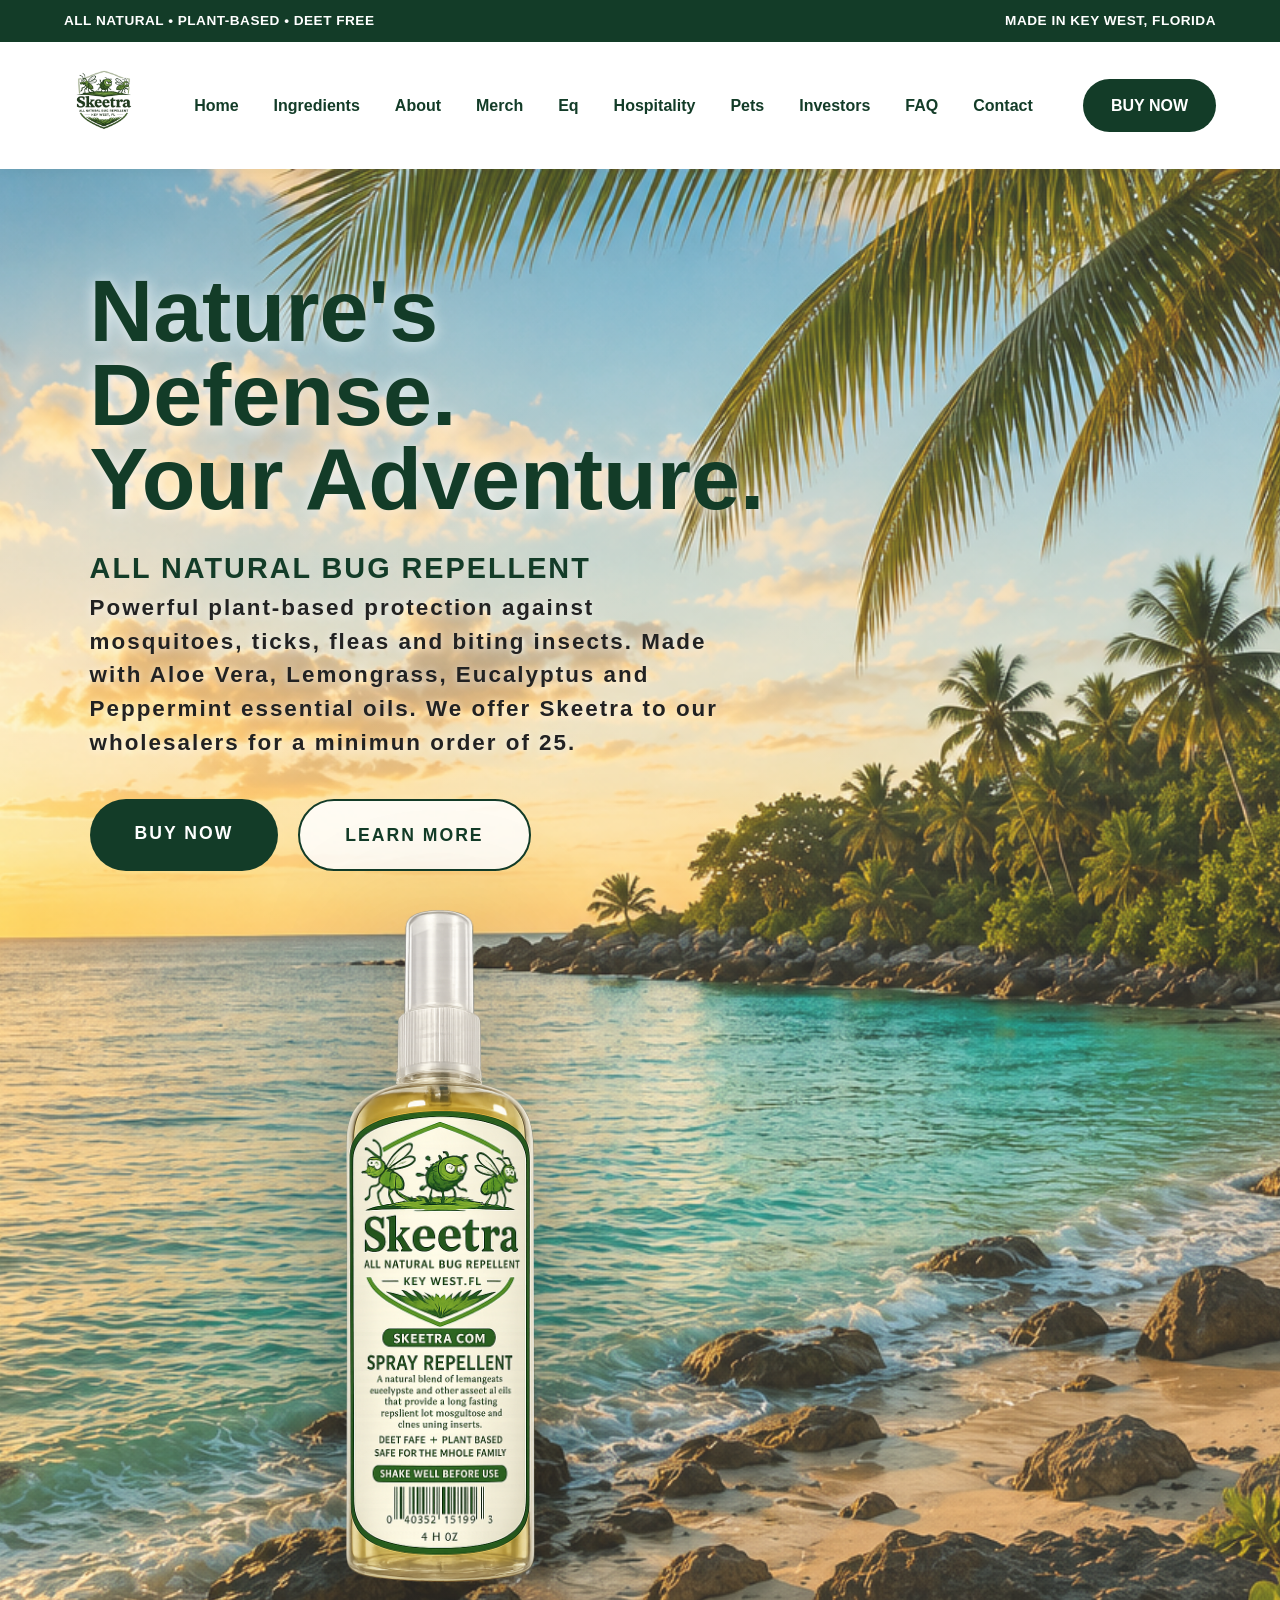
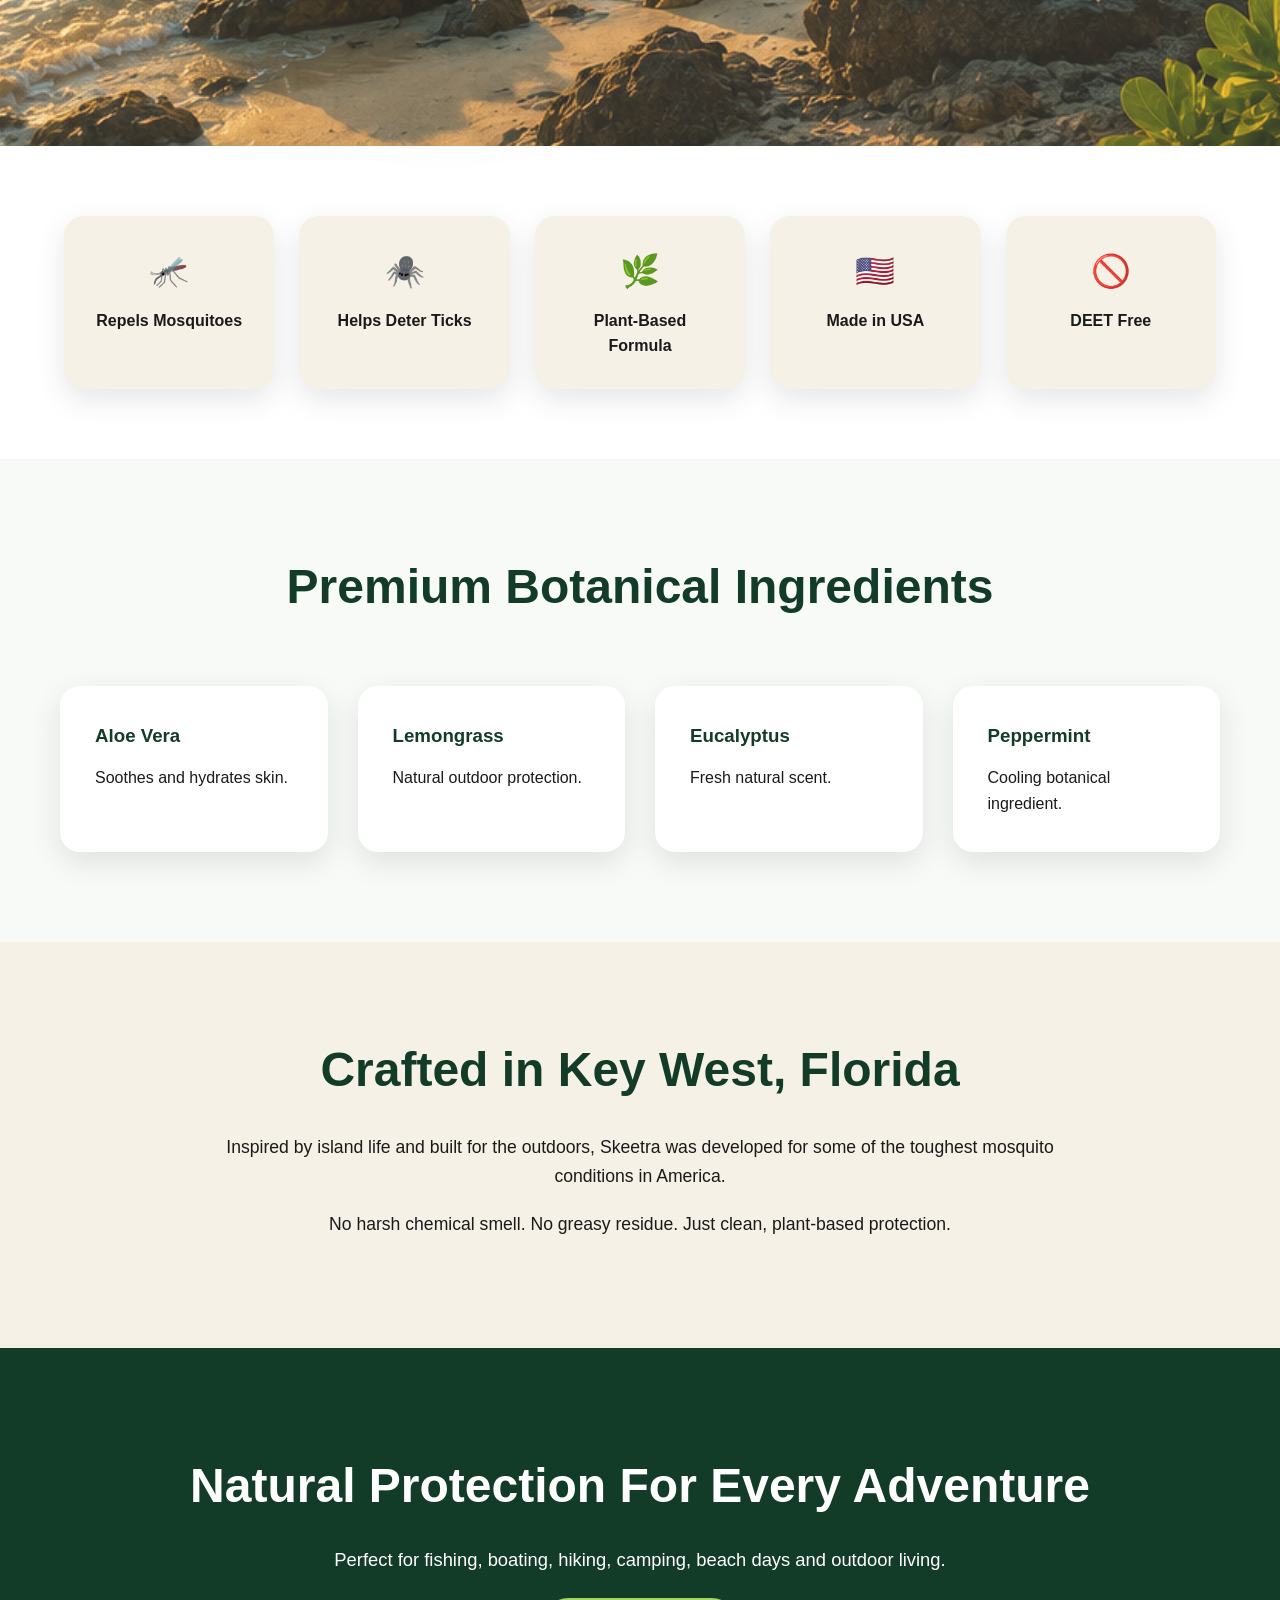
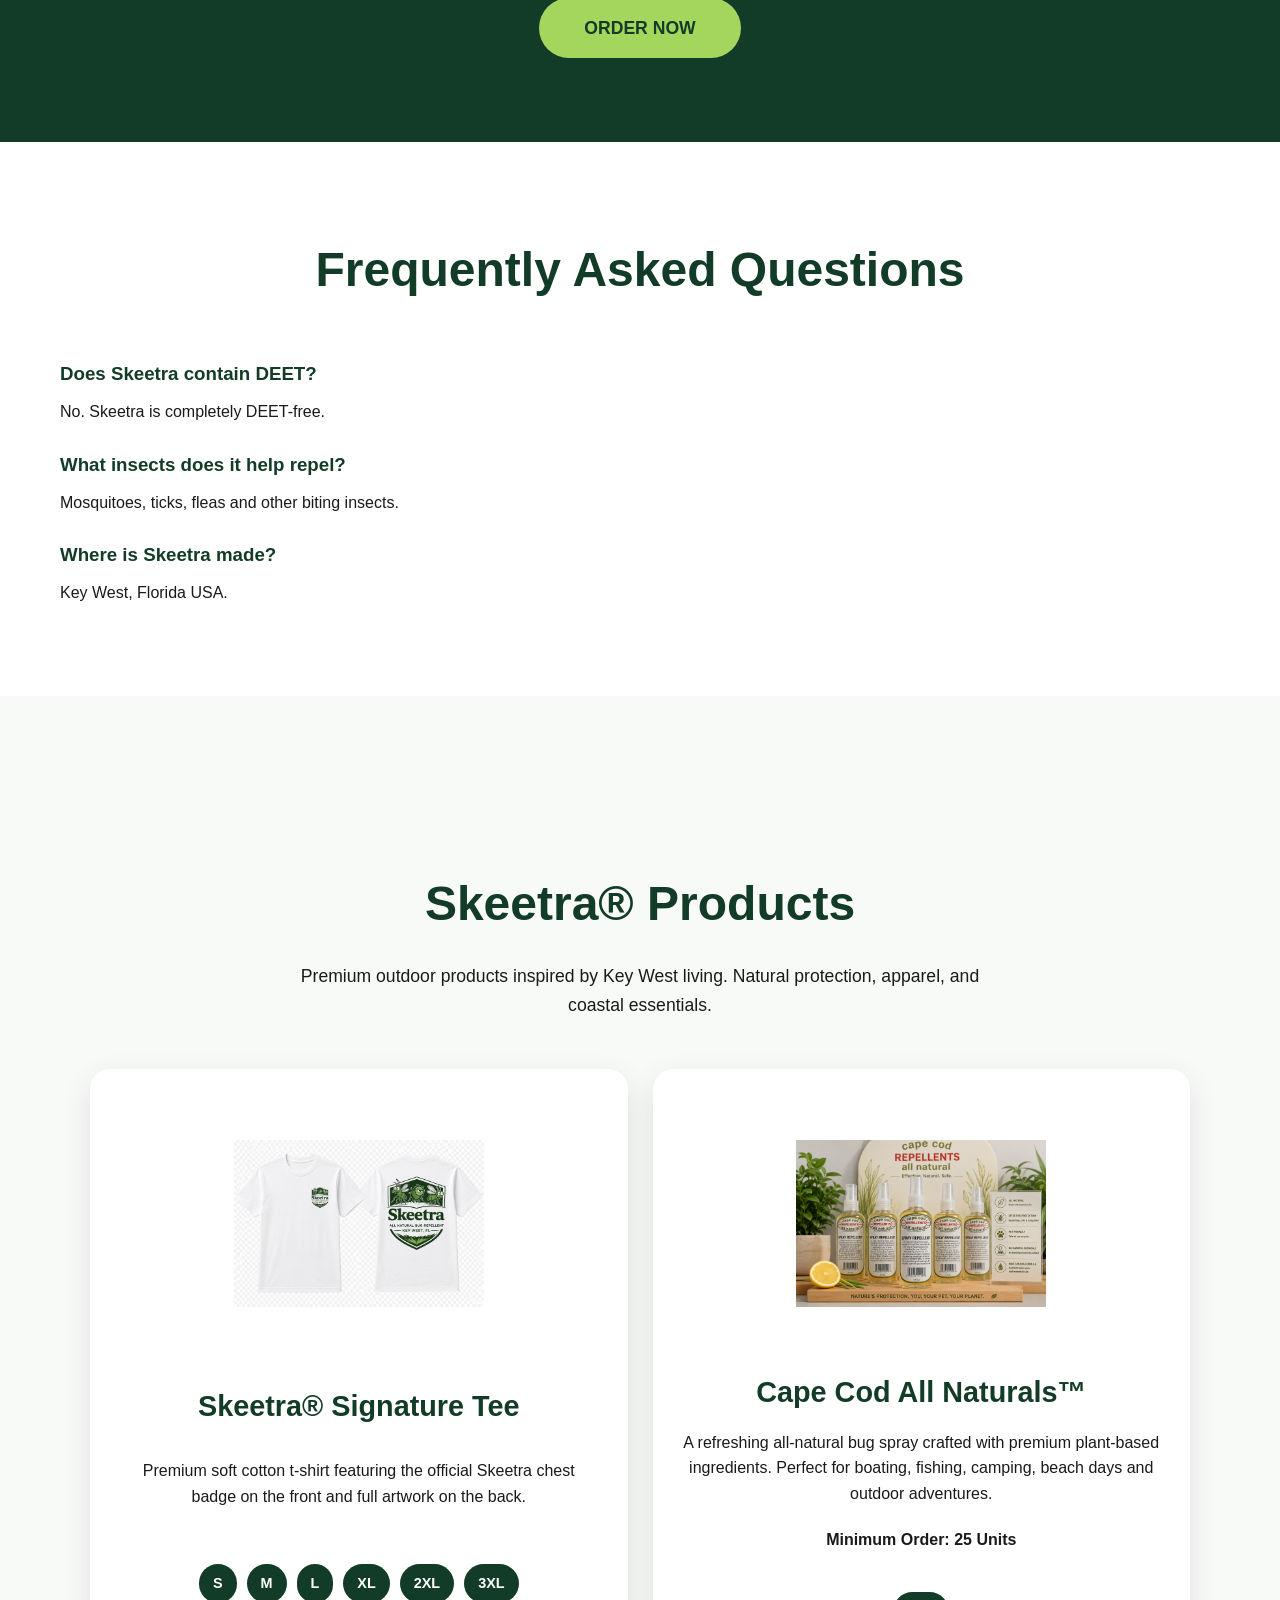
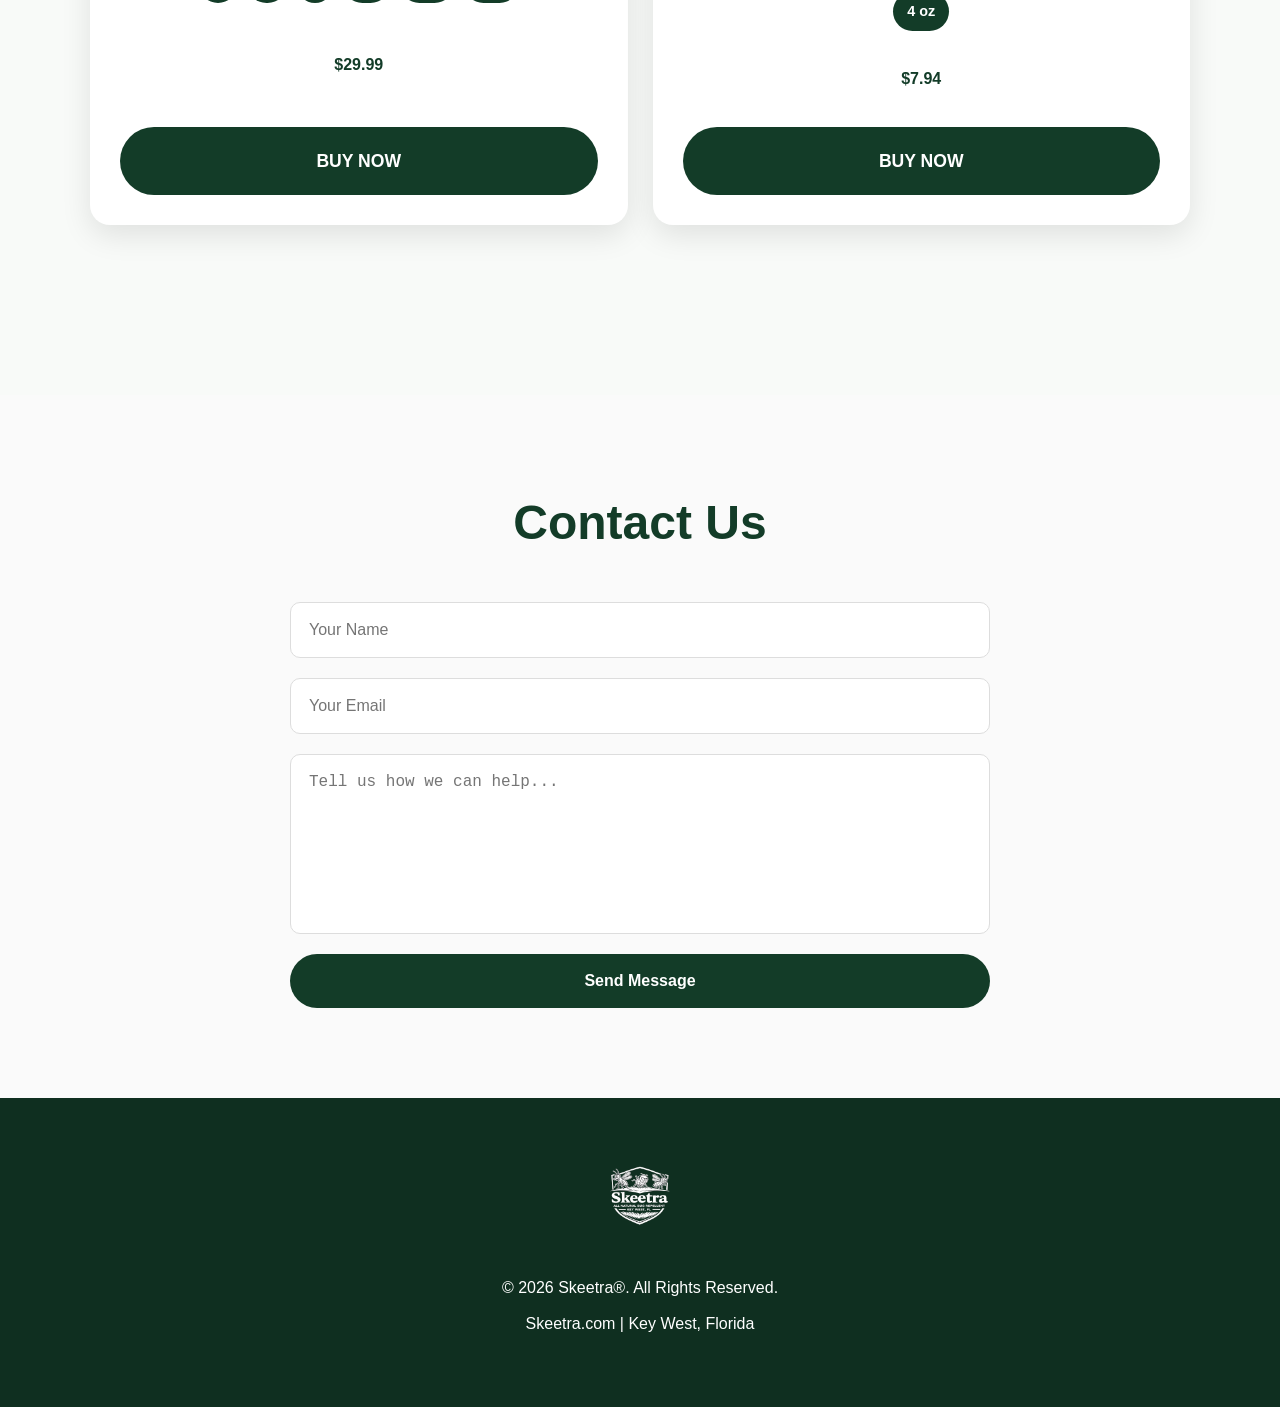
<file: index.html>
<!DOCTYPE html>
<html lang="en">
<head>

<meta charset="UTF-8">
<meta name="viewport" content="width=device-width, initial-scale=1.0">

<title>Skeetra® | All Natural Bug Repellent | Key West, Florida</title>

<meta name="description" content="Skeetra® All Natural Bug Repellent. Plant-based protection against mosquitoes, ticks, fleas and biting insects. Made in Key West, Florida.">

<meta name="keywords" content="natural bug repellent, mosquito repellent, tick repellent, DEET free bug spray, plant based insect repellent, Key West bug spray, Skeetra">

<meta name="robots" content="index,follow">

<meta property="og:title" content="Skeetra® All Natural Bug Repellent">
<meta property="og:description" content="Nature's Defense. Your Adventure.">
<meta property="og:type" content="website">
<meta property="og:url" content="https://skeetra.com">

<link rel="stylesheet" href="style.css">

</head>

<body>

<header>

<div class="topbar">
<div>ALL NATURAL • PLANT-BASED • DEET FREE</div>
<div>MADE IN KEY WEST, FLORIDA</div>
</div>

<nav>

<a href="#" class="logo">
<img src="images/skeetra-logo.png" alt="Skeetra Logo">
</a>

<ul>
<li><a href="#home">Home</a></li>
<li><a href="#ingredients">Ingredients</a></li>
<li><a href="#about">About</a></li>
<li><a href="#merch">Merch</a></li>  
<li><a href="/skeetra-equine-spray.html">Eq</a></li> 
<li><a href="/dispenser.html">Hospitality</a></li> 
<li><a href="/skeetra-pet-shampoo.html">Pets</a></li> 
<li><a href="/investors.html">Investors</a></li> 
<li><a href="">FAQ</a></li>
<li><a href="#contact">Contact</a></li>
</ul>

<a href="https://buy.stripe.com/28E7sN0Nsbeh5tcf885wI05"
class="buy-btn"
target="_blank">
BUY NOW
</a>

</nav>

</header>

<section class="hero" id="home">

<div class="hero-content">

<h1>Nature's Defense.<br>Your Adventure.</h1>

<h2>ALL NATURAL BUG REPELLENT</h"2>

<p>
Powerful plant-based protection against mosquitoes,
ticks, fleas and biting insects.
Made with Aloe Vera, Lemongrass,
Eucalyptus and Peppermint essential oils. We offer Skeetra to our wholesalers for a minimun order of 25.
</p>

<div class="hero-buttons">

<a href="https://buy.stripe.com/28E7sN0Nsbeh5tcf885wI05"
class="primary-btn"
target="_blank">
BUY NOW
</a>

<a href="#about"
class="secondary-btn">
LEARN MORE
</a>

</div>   

<div class="hero-product">

<img src="images/skeetra-bottle.png"
alt="Skeetra Spray Repellent">

</div>

</section>

<section class="features">

<div class="feature">
<h3>🦟</h3>
<p>Repels Mosquitoes</p>
</div>

<div class="feature">
<h3>🕷️</h3>
<p>Helps Deter Ticks</p>
</div>

<div class="feature">
<h3>🌿</h3>
<p>Plant-Based Formula</p>
</div>

<div class="feature">
<h3>🇺🇸</h3>
<p>Made in USA</p>
</div>

<div class="feature">
<h3>🚫</h3>
<p>DEET Free</p>
</div>

</section>

<section id="ingredients">

<div class="container">

<h2>Premium Botanical Ingredients</h2>

<div class="ingredient-grid">

<div class="card">
<h3>Aloe Vera</h3>
<p>Soothes and hydrates skin.</p>
</div>

<div class="card">
<h3>Lemongrass</h3>
<p>Natural outdoor protection.</p>
</div>

<div class="card">
<h3>Eucalyptus</h3>
<p>Fresh natural scent.</p>
</div>

<div class="card">
<h3>Peppermint</h3>
<p>Cooling botanical ingredient.</p>
</div>

</div>

</div>

</section>

<section id="about">

<div class="container">

<h2>Crafted in Key West, Florida</h2>

<p>
Inspired by island life and built for the outdoors,
Skeetra was developed for some of the toughest
mosquito conditions in America.
</p>

<p>
No harsh chemical smell.
No greasy residue.
Just clean, plant-based protection.
</p>

</div>

</section>

<section class="cta">

<h2>Natural Protection For Every Adventure</h2>

<p>
Perfect for fishing, boating, hiking,
camping, beach days and outdoor living.
</p>

<a href="https://buy.stripe.com/28E7sN0Nsbeh5tcf885wI05"
class="primary-btn"
target="_blank">
ORDER NOW
</a>

</section>

<section id="faq">

<div class="container">

<h2>Frequently Asked Questions</h2>

<h3>Does Skeetra contain DEET?</h3>
<p>No. Skeetra is completely DEET-free.</p>

<h3>What insects does it help repel?</h3>
<p>Mosquitoes, ticks, fleas and other biting insects.</p>

<h3>Where is Skeetra made?</h3>
<p>Key West, Florida USA.</p>

</div>

</section>

<!-- ==========================================
     MERCH
========================================== -->


<section id="merch">

<div class="container">

<h2>Skeetra® Products</h2>

<p class="merch-intro">
Premium outdoor products inspired by Key West living.
Natural protection, apparel, and coastal essentials.
</p>

<div class="merch-grid">

<div class="merch-card">

<img src="images/skeetra-shirt.png"
alt="Skeetra T-Shirt">

<h3>Skeetra® Signature Tee</h3>

<p>
Premium soft cotton t-shirt featuring the official Skeetra
chest badge on the front and full artwork on the back.
</p>

<div class="sizes">
<span>S</span>
<span>M</span>
<span>L</span>
<span>XL</span>
<span>2XL</span>
<span>3XL</span>
</div>

<p class="price">$29.99</p>

<a href="https://buy.stripe.com/7sY7sNdAe0zDbRAbVW5wI02"
class="primary-btn"
target="_blank">
BUY NOW </a>

</div>

<div class="merch-card">

<img src="images/file_00000000fedc720cb3ef818f97024cbb.png"
alt="Cape Cod All Naturals">

<h3>Cape Cod All Naturals™</h3>

<p>
A refreshing all-natural bug spray crafted with premium
plant-based ingredients. Perfect for boating, fishing,
camping, beach days and outdoor adventures.
</p>

<p><strong>Minimum Order: 25 Units</strong></p>

<div class="sizes">
<span>4 oz</span>
</div>

<p class="price">$7.94</p>

<a href="https://buy.stripe.com/6oU5kF0Ns0zD2h0d005wI06"
class="primary-btn"
target="_blank">
BUY NOW </a>

</div>

</div>

</div>

</section>

  

<section id="contact">

<div class="container">

<h2>Contact Us</h2>

<form action="https://formsubmit.co/Skeetra01@gmail.com" method="POST">

  <input type="hidden" name="_captcha" value="false">
  <input type="hidden" name="_subject" value="New Skeetra Website Lead">

  <input type="text"
         name="name"
         placeholder="Your Name"
         required>

  <input type="email"
         name="email"
         placeholder="Your Email"
         required>

  <textarea
            name="message"
            placeholder="Tell us how we can help..."
            required></textarea>

  <button type="submit">
      Send Message
  </button>

</form>
</div>

</section>

<footer>

<img src="images/file_00000000a93c720ca107d34b903c96e3.png"
alt="Skeetra">

<p>
© 2026 Skeetra®. All Rights Reserved.
</p>

<p>
Skeetra.com | Key West, Florida
</p>

</footer>

</body>
  </html>
</file>
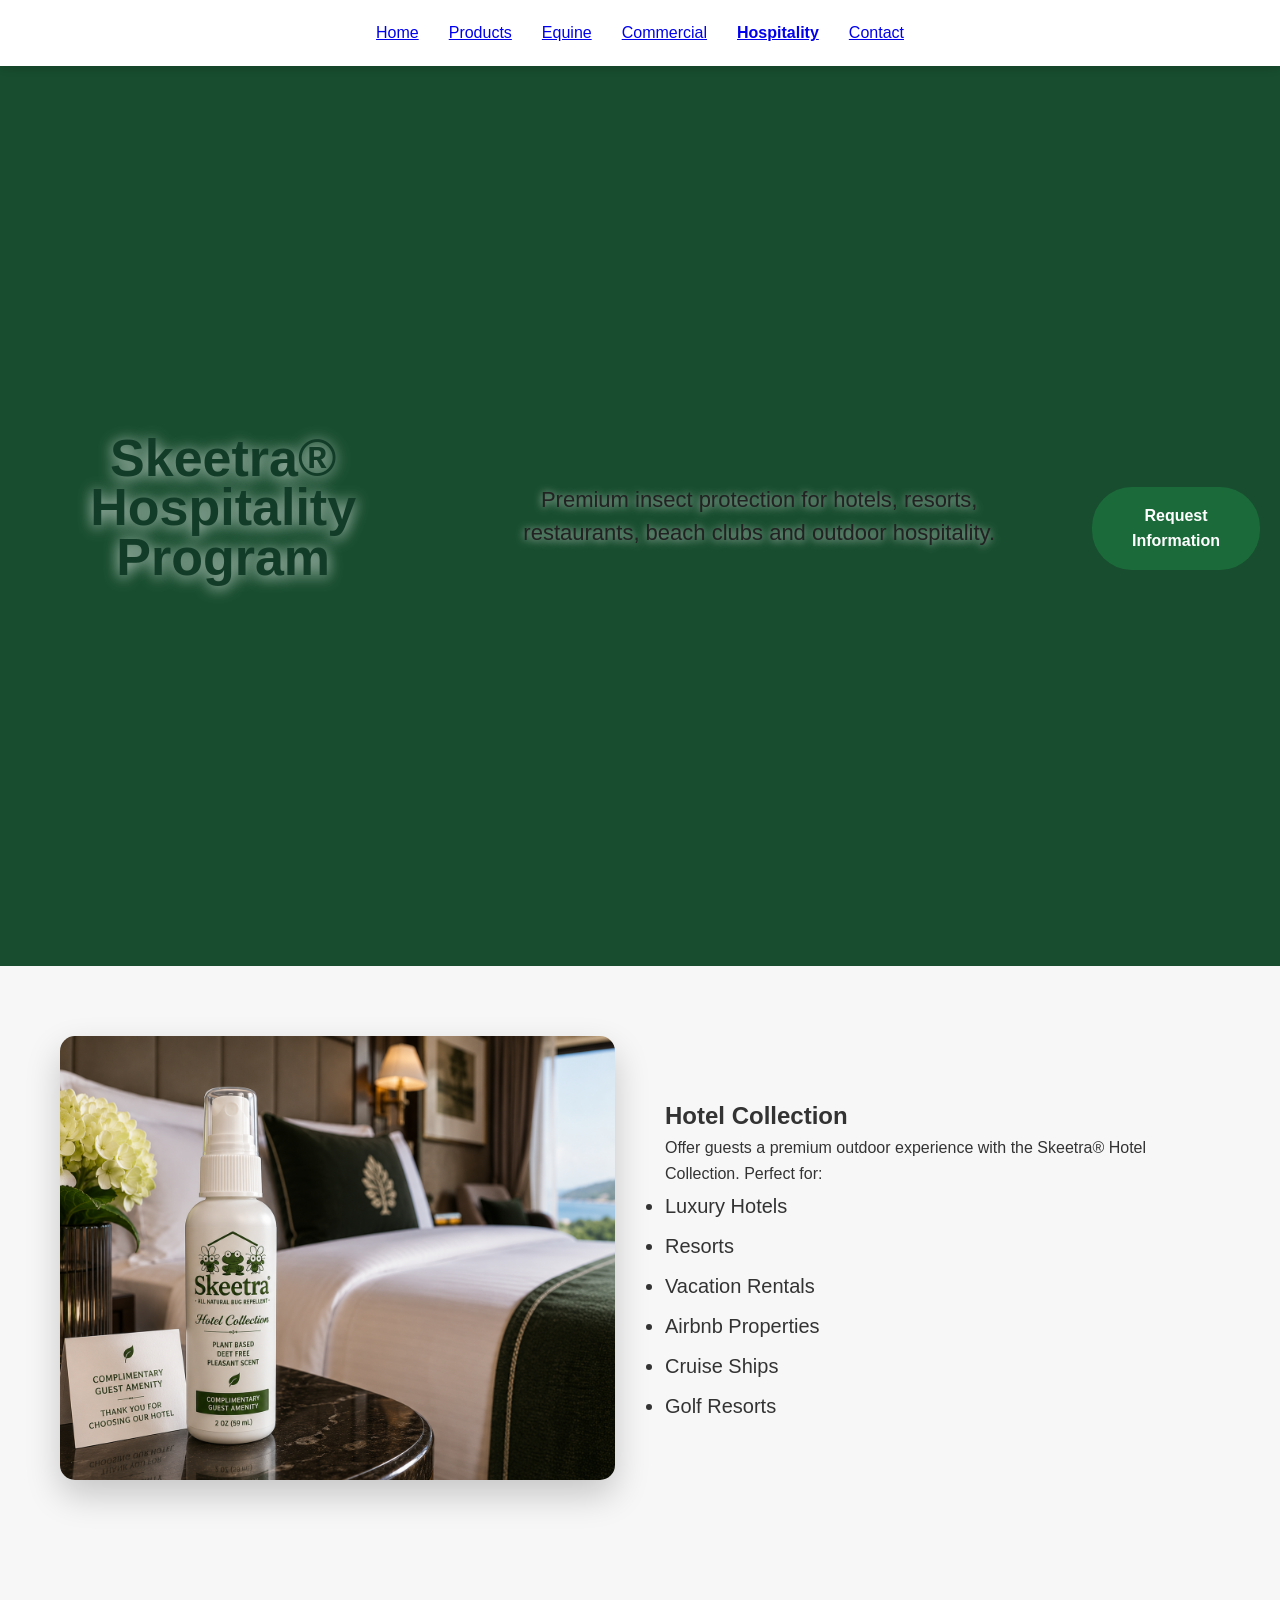
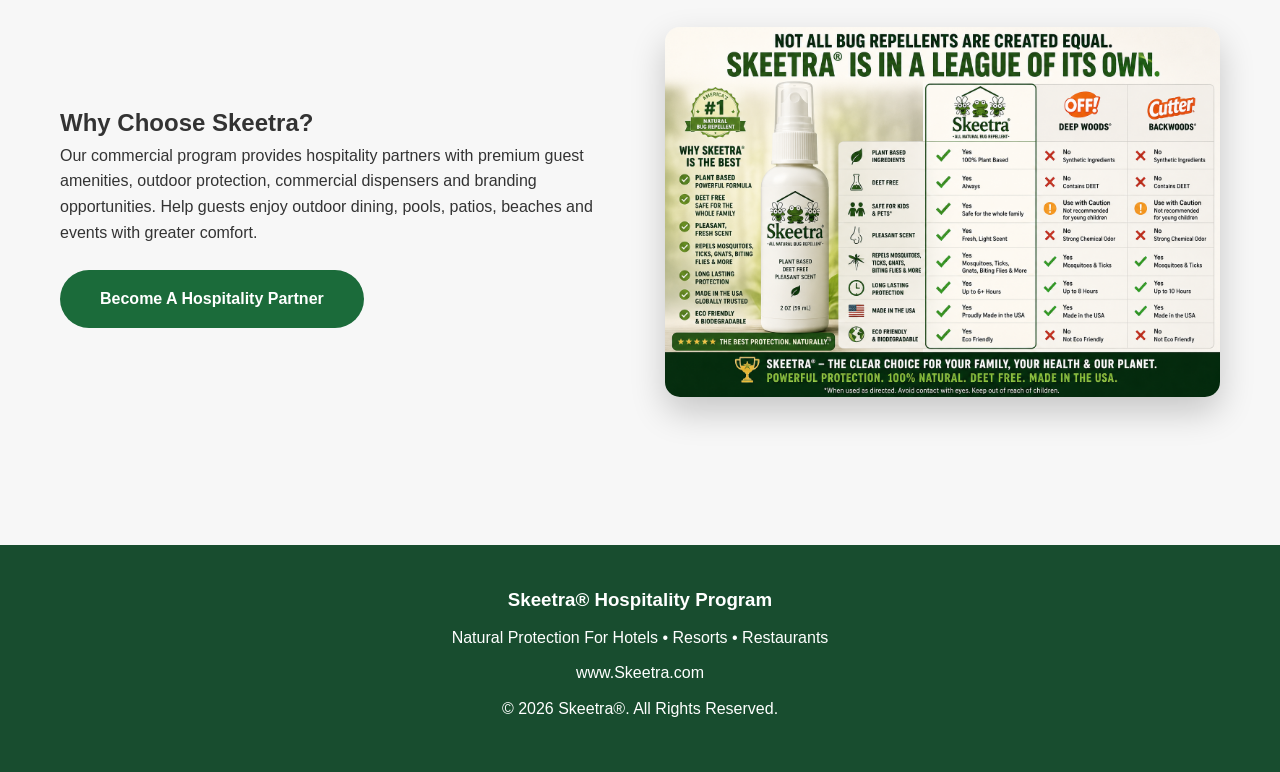
<file: hotel-hospitality-skeetra.html>
<!DOCTYPE html>
<html lang="en">

<head>

<meta charset="UTF-8">
<meta name="viewport" content="width=device-width, initial-scale=1.0">

<title>Skeetra® Hospitality Program | Hotel & Resort Solutions</title>

<meta name="description" content="Premium natural bug repellent solutions for hotels, resorts, vacation rentals, restaurants and outdoor hospitality.">

<meta name="keywords" content="hotel bug repellent, resort mosquito control, hospitality insect repellent, outdoor dining, skeetra">

<link rel="stylesheet" href="style.css">

<style>

body{
font-family:Arial,Helvetica,sans-serif;
margin:0;
background:#f7f7f7;
color:#333;
}

.hero{
background:#184d2f;
color:white;
padding:80px 20px;
text-align:center;
}

.hero h1{
font-size:52px;
margin-bottom:15px;
}

.hero p{
font-size:22px;
max-width:900px;
margin:auto;
}

.section{
max-width:1200px;
margin:auto;
padding:70px 20px;
}

.two-column{
display:grid;
grid-template-columns:1fr 1fr;
gap:50px;
align-items:center;
}

.two-column img{
width:100%;
border-radius:15px;
box-shadow:0 15px 35px rgba(0,0,0,.2);
}

.button{
display:inline-block;
padding:16px 40px;
background:#1b6b3a;
color:white;
text-decoration:none;
border-radius:40px;
font-weight:bold;
margin-top:25px;
}

.button:hover{
background:#15572e;
}

ul{
font-size:20px;
line-height:2;
}

footer{
background:#184d2f;
color:white;
text-align:center;
padding:40px;
margin-top:70px;
}

@media(max-width:900px){

.two-column{

grid-template-columns:1fr;

}

.hero h1{

font-size:36px;

}

}

</style>

</head>

<body>

<header>

<nav style="display:flex;justify-content:center;gap:30px;padding:20px;background:white;box-shadow:0 2px 8px rgba(0,0,0,.1);">

<a href="index.html">Home</a>

<a href="bug-repellent.html">Products</a>

<a href="equine.html">Equine</a>

<a href="dispenser.html">Commercial</a>

<a href="hospitality.html"><strong>Hospitality</strong></a>

<a href="contact.html">Contact</a>

</nav>

</header>

<section class="hero">

<h1>Skeetra® Hospitality Program</h1>

<p>

Premium insect protection for hotels, resorts,
restaurants, beach clubs and outdoor hospitality.

</p>

<a class="button" href="contact.html">

Request Information

</a>

</section>

<section class="section">

<div class="two-column">

<div>

<img src="images/hotel-room-bottle.png"
alt="Skeetra Hotel Collection">

</div>

<div>

<h2>Hotel Collection</h2>

<p>

Offer guests a premium outdoor experience with the
Skeetra® Hotel Collection.

Perfect for:

</p>

<ul>

<li>Luxury Hotels</li>

<li>Resorts</li>

<li>Vacation Rentals</li>

<li>Airbnb Properties</li>

<li>Cruise Ships</li>

<li>Golf Resorts</li>

</ul>

</div>

</div>

</section>

<section class="section">

<div class="two-column">

<div>

<h2>Why Choose Skeetra?</h2>

<p>

Our commercial program provides hospitality partners
with premium guest amenities, outdoor protection,
commercial dispensers and branding opportunities.

Help guests enjoy outdoor dining, pools, patios,
beaches and events with greater comfort.

</p>

<a class="button" href="contact.html">

Become A Hospitality Partner

</a>

</div>

<div>

<img src="images/comparison-chart.png"
alt="Skeetra Comparison Chart">

</div>

</div>

</section>

<footer>

<h3>Skeetra® Hospitality Program</h3>

<p>

Natural Protection For Hotels • Resorts • Restaurants

</p>

<p>

www.Skeetra.com

</p>

<p>

© 2026 Skeetra®. All Rights Reserved.

</p>

</footer>

</body>
</html>
</file>
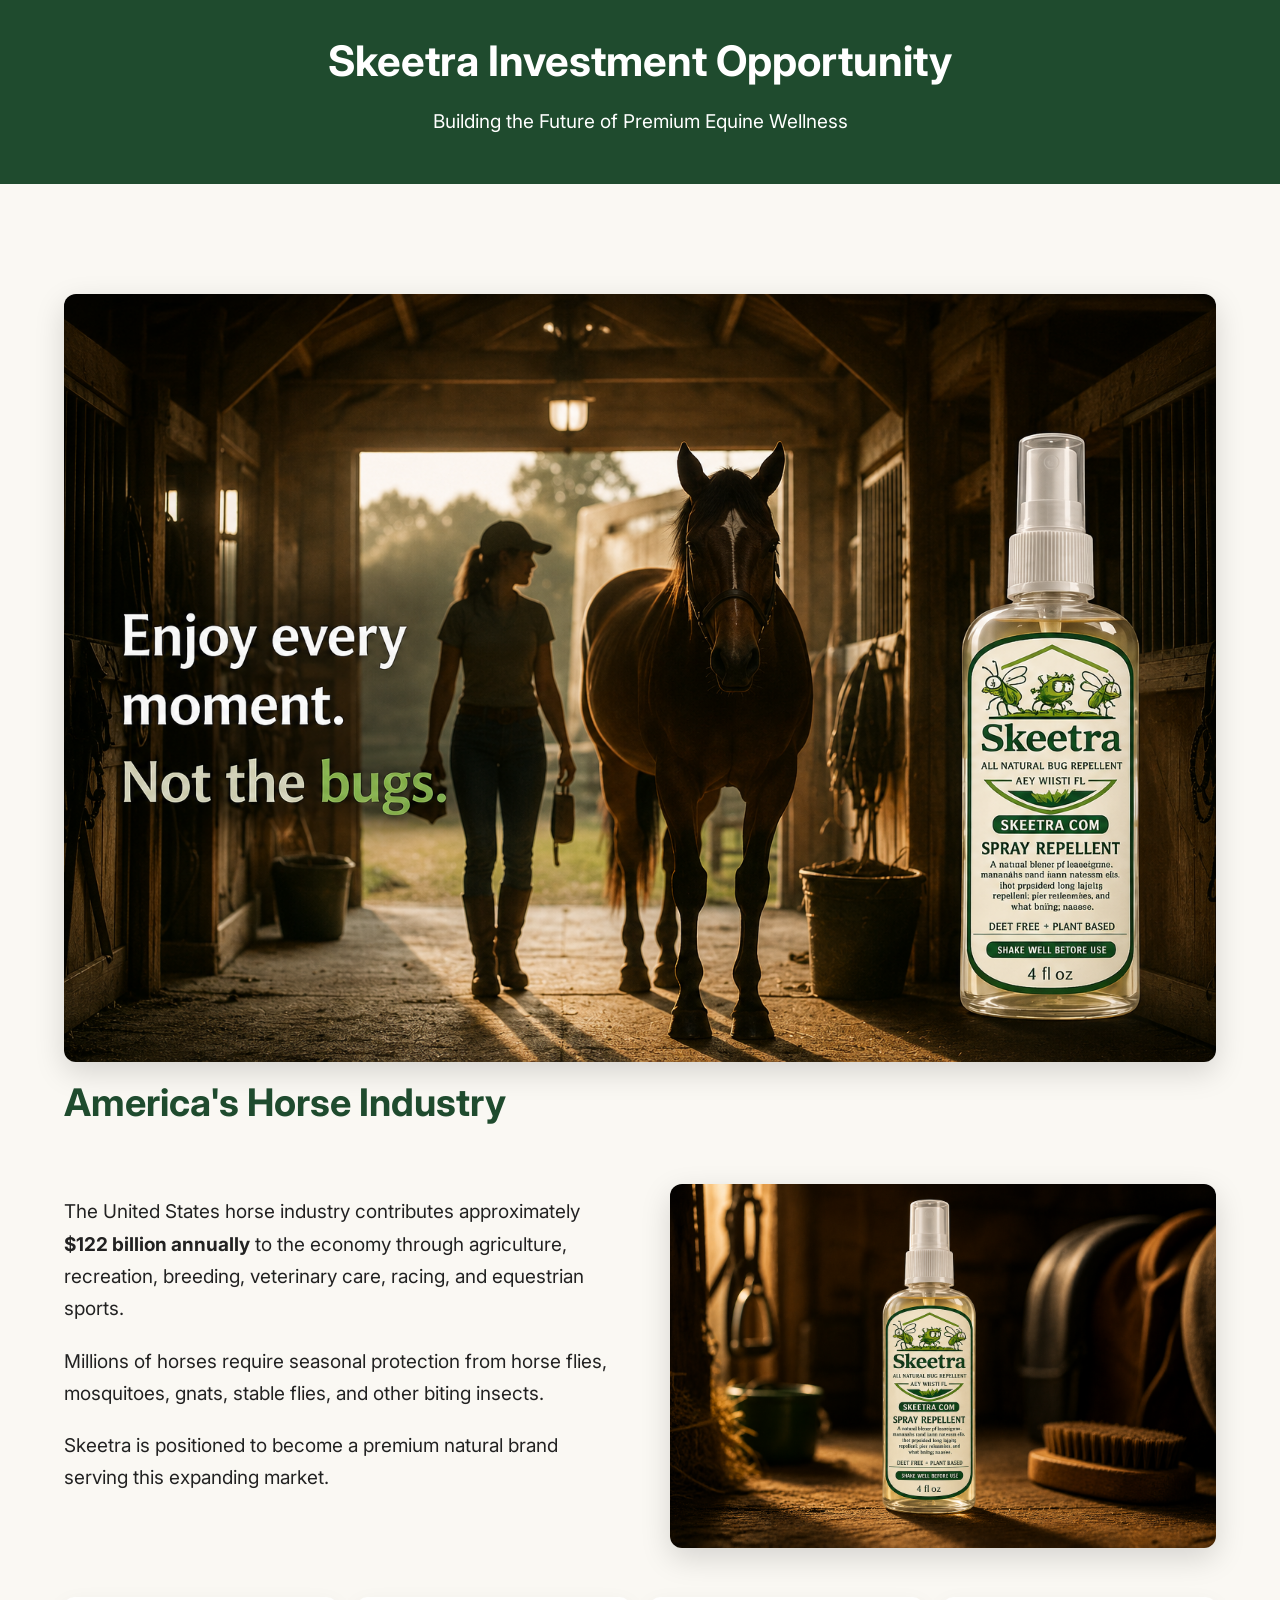
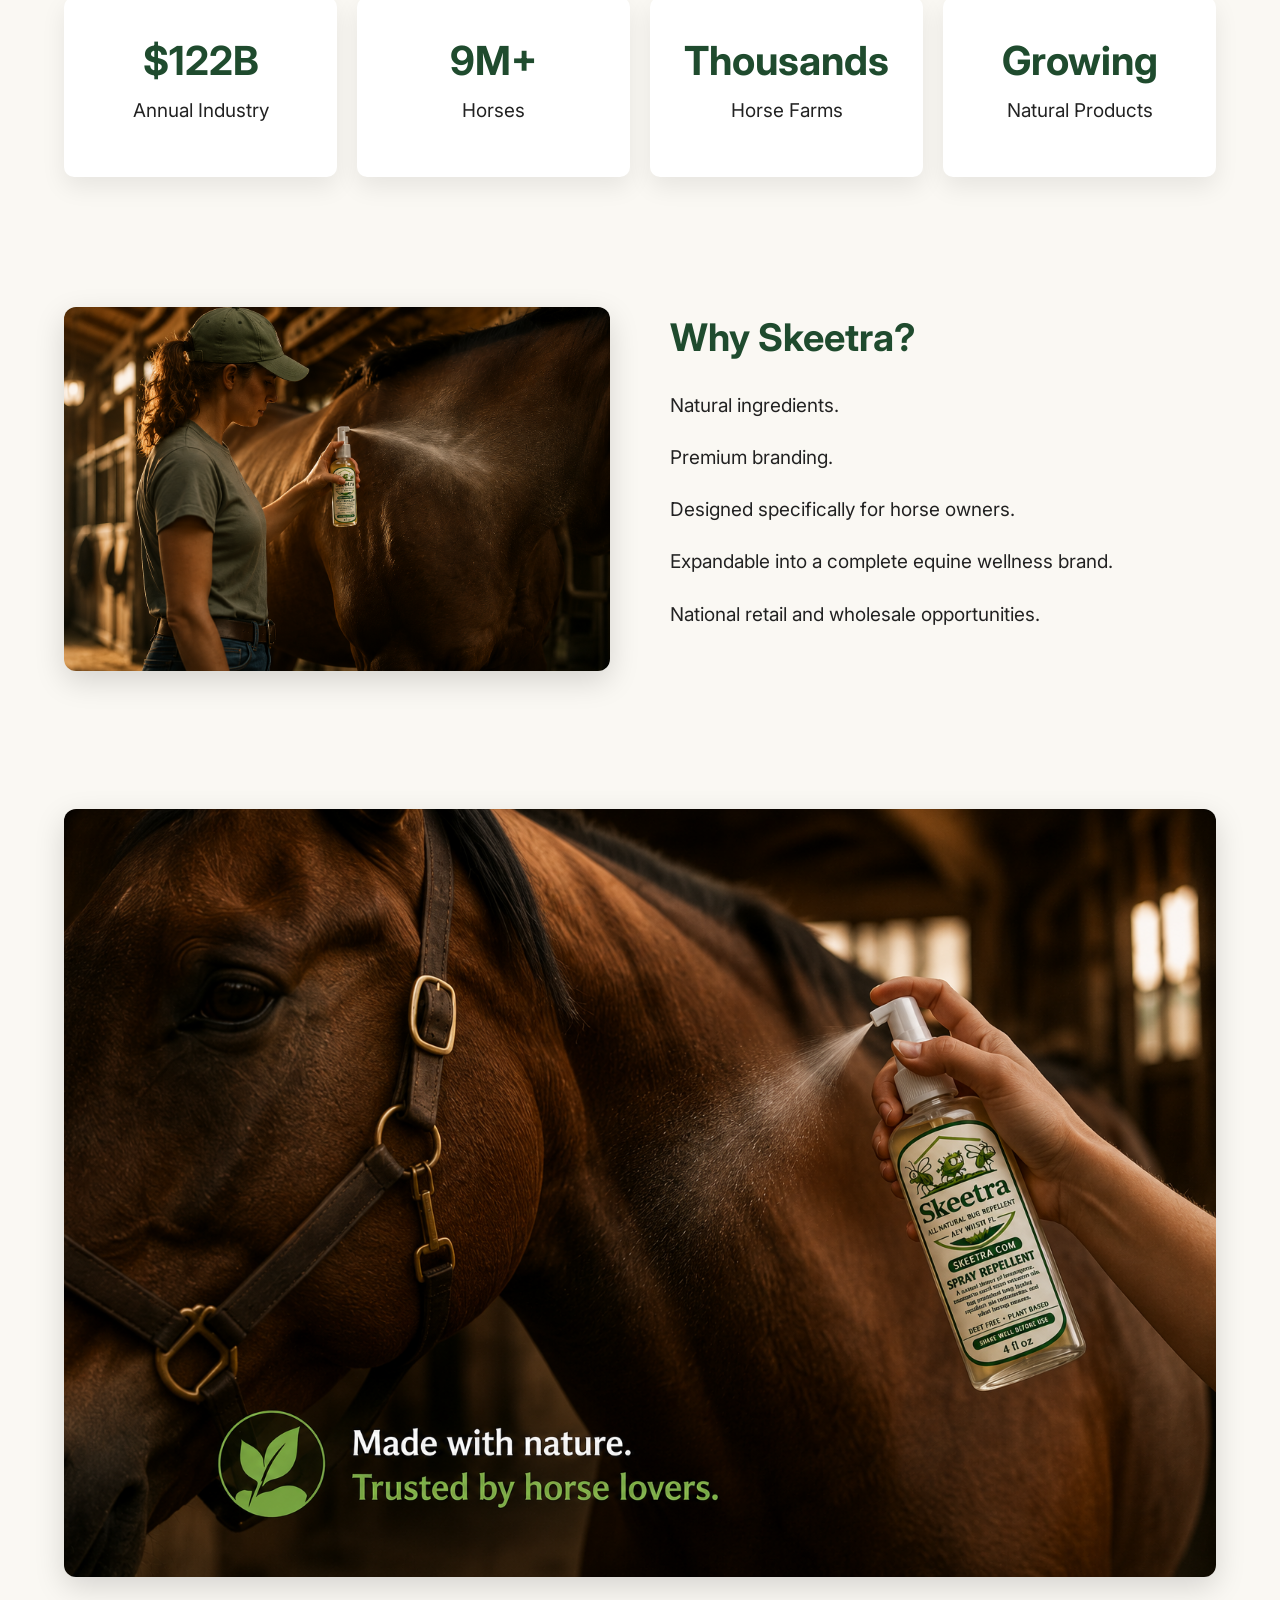
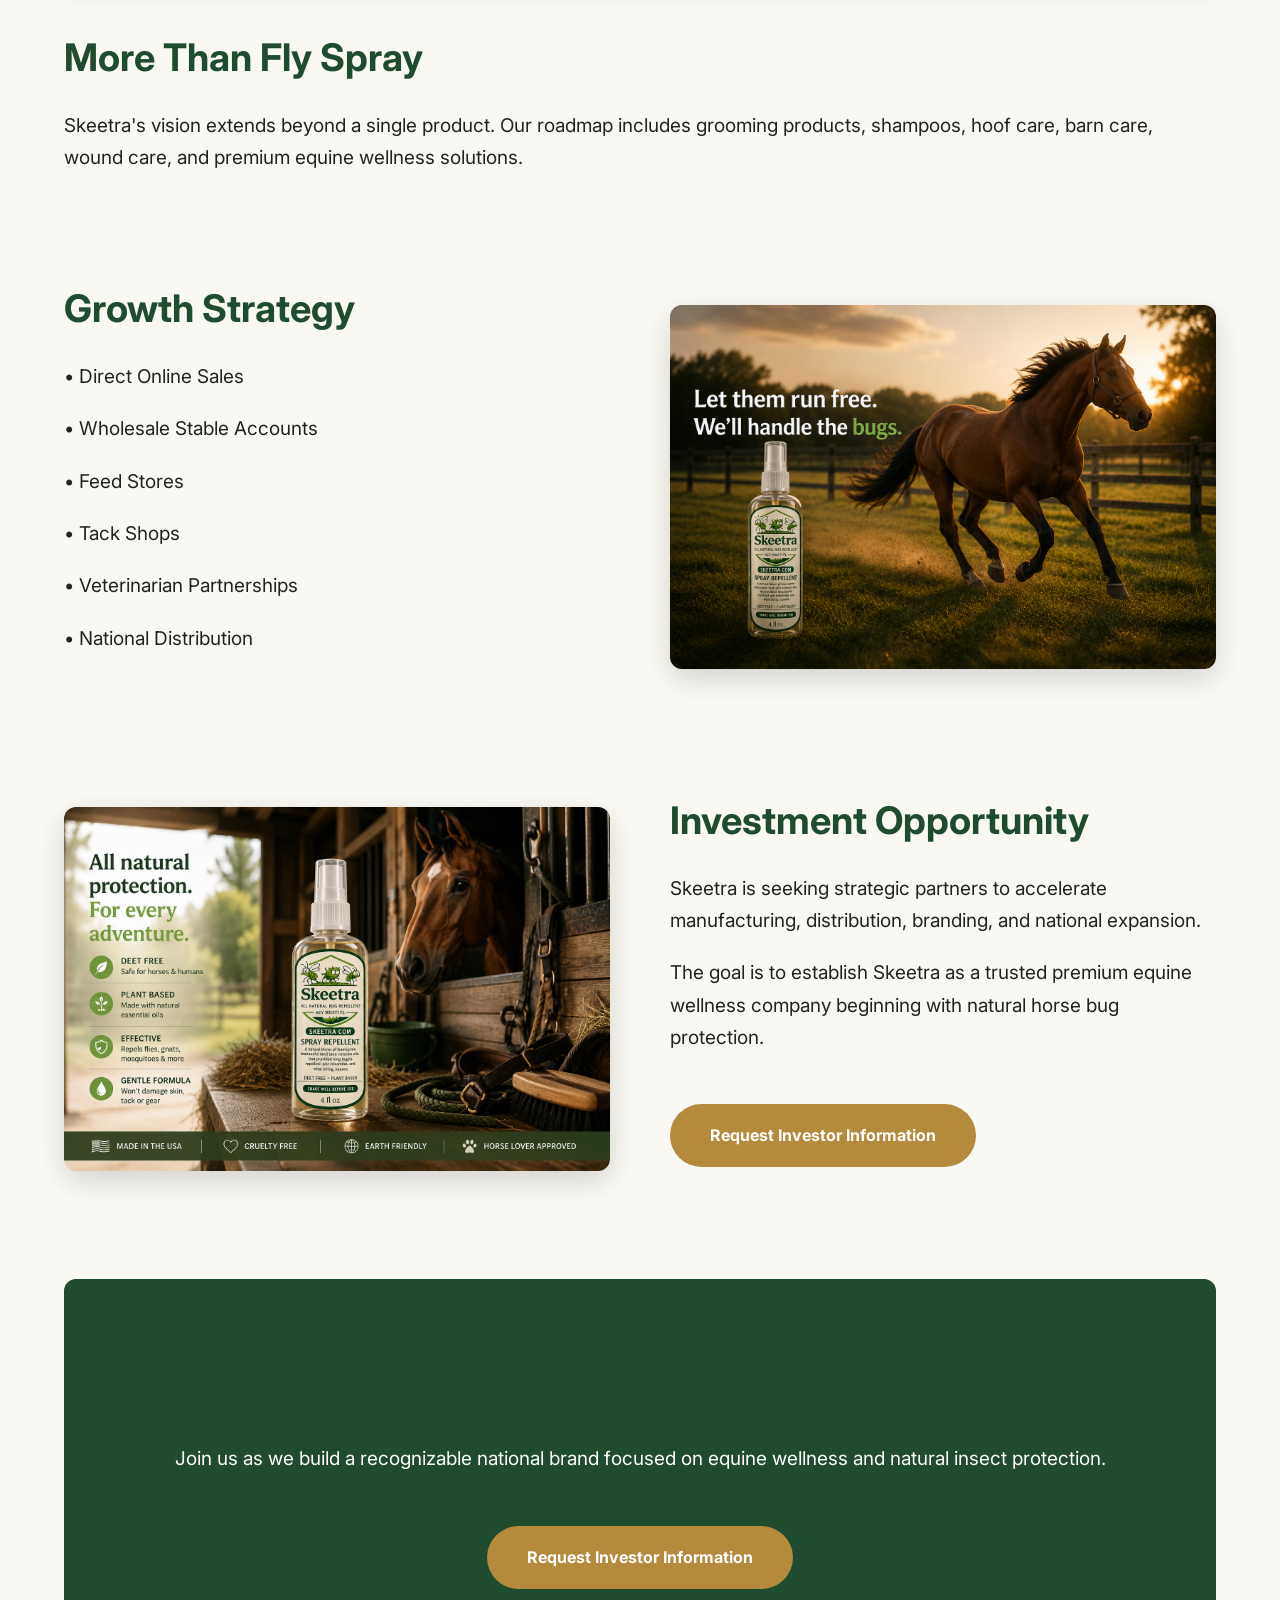
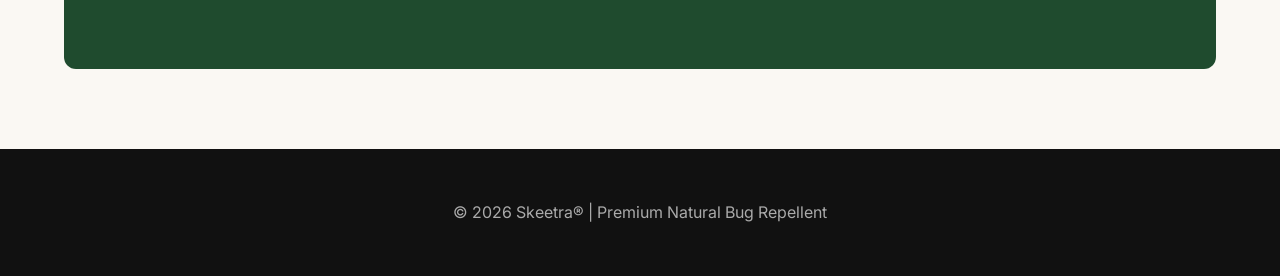
<file: investors.html>
<!DOCTYPE html>
<html lang="en">
<head>

<meta charset="UTF-8">
<meta name="viewport" content="width=device-width, initial-scale=1.0">

<title>Skeetra | Investment Opportunity</title>

<link href="https://fonts.googleapis.com/css2?family=Inter:wght@300;400;500;600;700&display=swap" rel="stylesheet">

<style>

*{
margin:0;
padding:0;
box-sizing:border-box;
}

body{
font-family:Inter,sans-serif;
background:#faf8f3;
color:#222;
line-height:1.7;
}

header{
background:#1f4b2e;
padding:25px;
text-align:center;
color:white;
}

header h1{
font-size:42px;
margin-bottom:10px;
}

.hero img,
.section img{
width:100%;
border-radius:12px;
margin-top:30px;
box-shadow:0 10px 30px rgba(0,0,0,.15);
}

.container{
width:90%;
max-width:1200px;
margin:auto;
padding:80px 0;
}

h2{
font-size:38px;
margin-bottom:20px;
color:#1f4b2e;
}

p{
font-size:19px;
margin-bottom:20px;
}

.section{
margin-bottom:100px;
}

.grid{
display:grid;
grid-template-columns:1fr 1fr;
gap:60px;
align-items:center;
}

.stats{
display:grid;
grid-template-columns:repeat(4,1fr);
gap:20px;
margin-top:40px;
}

.stat{
background:white;
padding:30px;
text-align:center;
border-radius:10px;
box-shadow:0 10px 25px rgba(0,0,0,.08);
}

.stat h3{
font-size:40px;
color:#1f4b2e;
}

.cta{
background:#1f4b2e;
color:white;
padding:80px;
text-align:center;
border-radius:12px;
}

.button{
display:inline-block;
margin-top:30px;
background:#b58a3c;
color:white;
padding:18px 40px;
border-radius:50px;
text-decoration:none;
font-weight:bold;
}

footer{
padding:50px;
text-align:center;
background:#111;
color:#aaa;
}

@media(max-width:900px){

.grid{
grid-template-columns:1fr;
}

.stats{
grid-template-columns:1fr 1fr;
}

}

</style>

</head>

<body>

<header>

<h1>Skeetra Investment Opportunity</h1>

<p>Building the Future of Premium Equine Wellness</p>

</header>

<div class="container">

<div class="hero">

<img src="images/Skeetra-1.png">

</div>

<div class="section">

<h2>America's Horse Industry</h2>

<div class="grid">

<div>

<p>

The United States horse industry contributes approximately <strong>$122 billion annually</strong> to the economy through agriculture, recreation, breeding, veterinary care, racing, and equestrian sports.

</p>

<p>

Millions of horses require seasonal protection from horse flies, mosquitoes, gnats, stable flies, and other biting insects.

</p>

<p>

Skeetra is positioned to become a premium natural brand serving this expanding market.

</p>

</div>

<div>

<img src="images/Skeetra-2.png">

</div>

</div>

<div class="stats">

<div class="stat">

<h3>$122B</h3>

<p>Annual Industry</p>

</div>

<div class="stat">

<h3>9M+</h3>

<p>Horses</p>

</div>

<div class="stat">

<h3>Thousands</h3>

<p>Horse Farms</p>

</div>

<div class="stat">

<h3>Growing</h3>

<p>Natural Products</p>

</div>

</div>

</div>

<div class="section">

<div class="grid">

<div>

<img src="images/Skeetra-3.png">

</div>

<div>

<h2>Why Skeetra?</h2>

<p>Natural ingredients.</p>

<p>Premium branding.</p>

<p>Designed specifically for horse owners.</p>

<p>Expandable into a complete equine wellness brand.</p>

<p>National retail and wholesale opportunities.</p>

</div>

</div>

</div>

<div class="section">

<img src="images/Skeetra-4.png">

<h2 style="margin-top:40px;">More Than Fly Spray</h2>

<p>

Skeetra's vision extends beyond a single product. Our roadmap includes grooming products, shampoos, hoof care, barn care, wound care, and premium equine wellness solutions.

</p>

</div>

<div class="section">

<div class="grid">

<div>

<h2>Growth Strategy</h2>

<p>• Direct Online Sales</p>

<p>• Wholesale Stable Accounts</p>

<p>• Feed Stores</p>

<p>• Tack Shops</p>

<p>• Veterinarian Partnerships</p>

<p>• National Distribution</p>

</div>

<div>

<img src="images/Skeetra-5.png">

</div>

</div>

</div>

<div class="section">

<div class="grid">

<div>

<img src="images/Skeetra-6.png">

</div>

<div>

<h2>Investment Opportunity</h2>

<p>

Skeetra is seeking strategic partners to accelerate manufacturing, distribution, branding, and national expansion.

</p>

<p>

The goal is to establish Skeetra as a trusted premium equine wellness company beginning with natural horse bug protection.

</p>

<a href="mailto:Skeetra01@gmail.com?subject=Skeetra%20Investment%20Inquiry&body=Hello%20Doug,%0D%0A%0D%0AI%20am%20interested%20in%20learning%20more%20about%20the%20Skeetra%20investment%20opportunity.%20Please%20send%20me%20the%20investor%20presentation%20and%20additional%20information.%0D%0A%0D%0AName:%0D%0ACompany:%0D%0APhone:%0D%0A" class="button">
    Request Investor Information
</a>

</a>

</div>

</div>

</div>

<div class="cta">

<h2>Become Part of the Next Premium Equine Brand</h2> 

<p>

Join us as we build a recognizable national brand focused on equine wellness and natural insect protection.

</p>

<a href="mailto:Skeetra01@gmail.com?subject=Skeetra%20Investment%20Inquiry&body=Hello%20Doug,%0D%0A%0D%0AI%20am%20interested%20in%20learning%20more%20about%20the%20Skeetra%20investment%20opportunity.%20Please%20send%20me%20the%20investor%20presentation%20and%20additional%20information.%0D%0A%0D%0AName:%0D%0ACompany:%0D%0APhone:%0D%0A" class="button">
    Request Investor Information
</a>


</a>

</div>

</div>

<footer>

© 2026 Skeetra® | Premium Natural Bug Repellent

</footer>

</body>
</html>
</file>
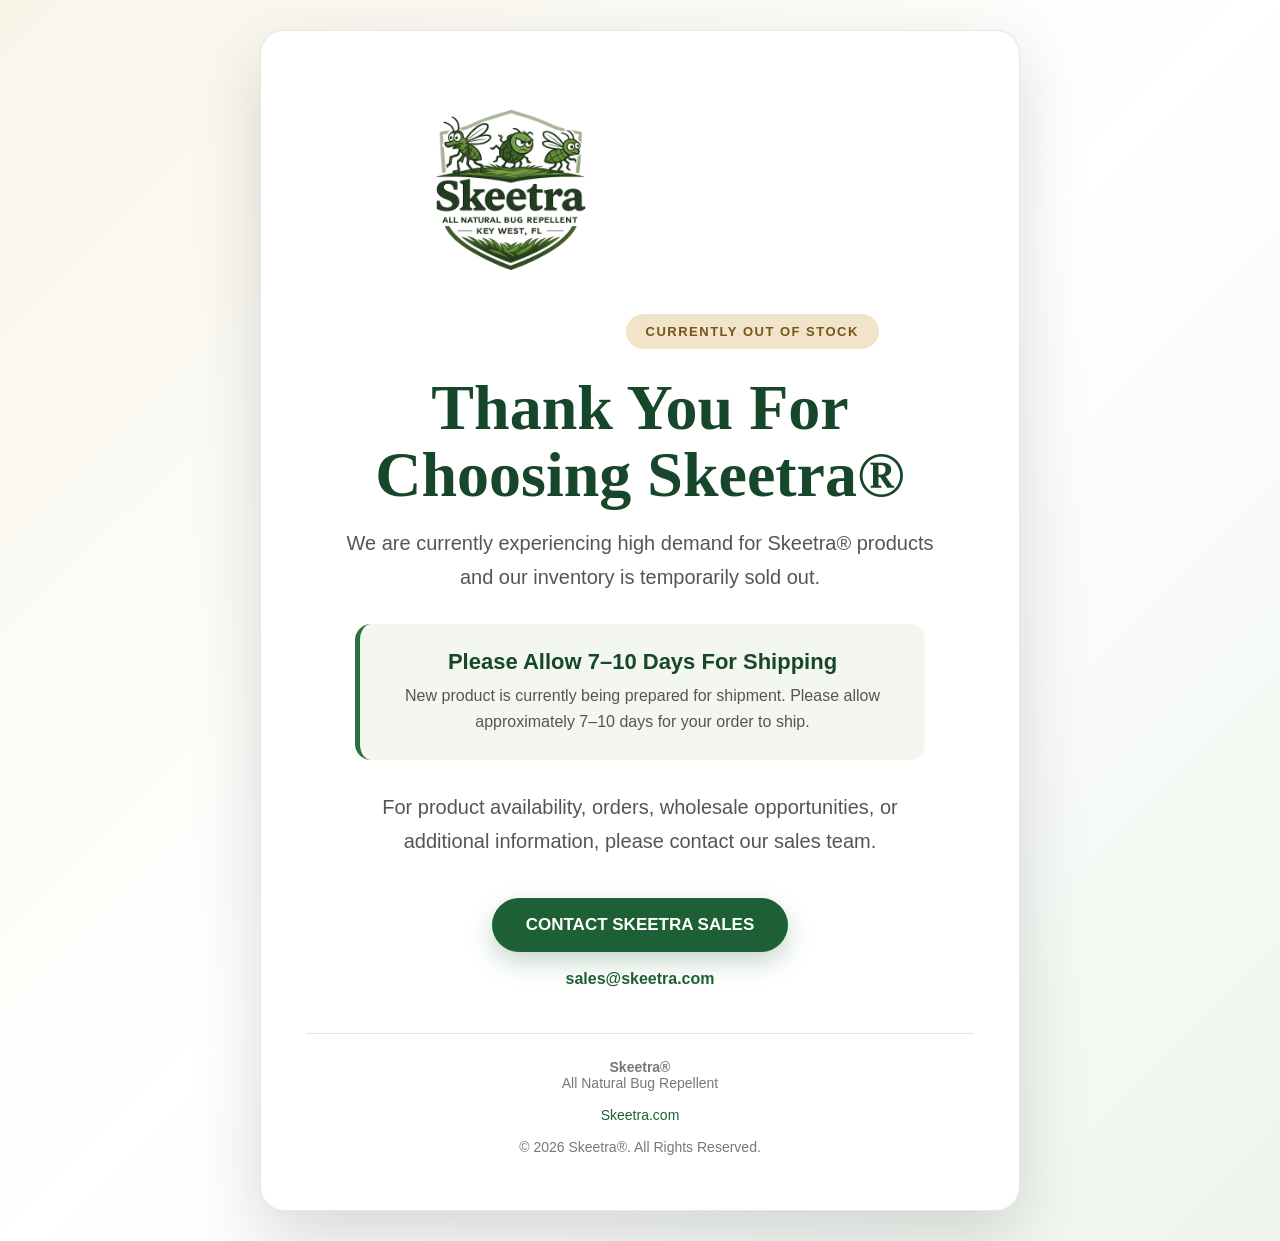
<file: outofstock.html>
<!DOCTYPE html>
<html lang="en">

<head>

<meta charset="UTF-8">

<meta name="viewport" content="width=device-width, initial-scale=1.0">

<title>Skeetra® | Currently Out of Stock</title>

<meta name="description"
content="Skeetra® products are currently out of stock. Please allow 7 to 10 days for shipping. Contact Skeetra sales for product availability and orders.">

<meta name="robots" content="index,follow">

<style>

* {
    box-sizing: border-box;
}

html,
body {
    margin: 0;
    padding: 0;
    min-height: 100%;
}

body {

    font-family:
        Arial,
        Helvetica,
        sans-serif;

    background:
        linear-gradient(
            135deg,
            #f8f5e9 0%,
            #ffffff 50%,
            #eef5ed 100%
        );

    color: #173d27;

}

/* =========================
   PAGE
========================= */

.page {

    min-height: 100vh;

    display: flex;

    align-items: center;

    justify-content: center;

    padding: 30px 20px;

}

/* =========================
   CARD
========================= */

.card {

    width: 100%;

    max-width: 760px;

    background: #ffffff;

    border-radius: 24px;

    padding: 55px 45px;

    text-align: center;

    box-shadow:
        0 25px 70px rgba(0,0,0,.15);

    border:
        1px solid rgba(31,91,48,.12);

}

/* =========================
   LOGO
========================= */

.logo {

    width: 220px;

    max-width: 80%;

    height: auto;

    margin-bottom: 30px;

}

/* =========================
   STATUS
========================= */

.status {

    display: inline-block;

    padding: 10px 20px;

    border-radius: 50px;

    background: #f1e4c8;

    color: #76551b;

    font-size: 13px;

    font-weight: 800;

    letter-spacing: 1.5px;

    text-transform: uppercase;

    margin-bottom: 25px;

}

/* =========================
   HEADLINE
========================= */

h1 {

    margin: 0 0 18px;

    font-family:
        Georgia,
        "Times New Roman",
        serif;

    font-size:
        clamp(2.2rem, 6vw, 4rem);

    line-height: 1.05;

    color: #17472b;

}

/* =========================
   TEXT
========================= */

.lead {

    max-width: 600px;

    margin: 0 auto 25px;

    font-size: 20px;

    line-height: 1.7;

    color: #555;

}

.shipping {

    margin: 30px auto;

    padding: 25px;

    max-width: 570px;

    border-radius: 16px;

    background: #f3f7ef;

    border-left:
        5px solid #2d7040;

}

.shipping strong {

    display: block;

    margin-bottom: 8px;

    color: #17472b;

    font-size: 22px;

}

.shipping p {

    margin: 0;

    color: #555;

    line-height: 1.6;

}

/* =========================
   EMAIL BUTTON
========================= */

.email-button {

    display: inline-block;

    margin-top: 15px;

    padding: 17px 34px;

    border-radius: 50px;

    background: #1e6035;

    color: #ffffff;

    text-decoration: none;

    font-size: 17px;

    font-weight: 700;

    transition:
        transform .2s ease,
        background .2s ease,
        box-shadow .2s ease;

    box-shadow:
        0 10px 25px rgba(30,96,53,.25);

}

.email-button:hover {

    background: #154827;

    transform: translateY(-2px);

    box-shadow:
        0 14px 30px rgba(30,96,53,.30);

}

/* =========================
   EMAIL ADDRESS
========================= */

.email {

    display: block;

    margin-top: 18px;

    color: #1e6035;

    font-weight: 700;

    text-decoration: none;

}

/* =========================
   FOOTER
========================= */

.footer {

    margin-top: 45px;

    padding-top: 25px;

    border-top:
        1px solid #e5e5e5;

    color: #777;

    font-size: 14px;

}

.footer a {

    color: #1e6035;

    text-decoration: none;

}

/* =========================
   MOBILE
========================= */

@media (max-width: 600px) {

    .page {

        padding: 15px;

    }

    .card {

        padding:
            40px 22px;

        border-radius: 18px;

    }

    .logo {

        width: 180px;

    }

    .lead {

        font-size: 17px;

    }

    .shipping {

        padding: 20px;

    }

    .shipping strong {

        font-size: 19px;

    }

    .email-button {

        width: 100%;

        padding: 16px 20px;

    }

}

</style>

</head>


<body>

<main class="page">

    <section class="card">

        <!-- SKEETRA LOGO -->

        <img
            src="images/skeetra-logo.png"
            alt="Skeetra®"
            class="logo"
        >


        <!-- STATUS -->

        <div class="status">

            Currently Out of Stock

        </div>


        <!-- HEADLINE -->

        <h1>

            Thank You For Choosing Skeetra®

        </h1>


        <!-- MESSAGE -->

        <p class="lead">

            We are currently experiencing high demand
            for Skeetra® products and our inventory is
            temporarily sold out.

        </p>


        <!-- SHIPPING INFORMATION -->

        <div class="shipping">

            <strong>

                Please Allow 7–10 Days For Shipping

            </strong>

            <p>

                New product is currently being prepared
                for shipment. Please allow approximately
                7–10 days for your order to ship.

            </p>

        </div>


        <!-- SALES -->

        <p class="lead">

            For product availability, orders,
            wholesale opportunities, or additional
            information, please contact our sales team.

        </p>


        <a
            href="mailto:sales@skeetra.com"
            class="email-button"
        >

            CONTACT SKEETRA SALES

        </a>


        <a
            href="mailto:sales@skeetra.com"
            class="email"
        >

            sales@skeetra.com

        </a>


        <!-- FOOTER -->

        <div class="footer">

            <strong>Skeetra®</strong>

            <br>

            All Natural Bug Repellent

            <br><br>

            <a href="https://skeetra.com">
                Skeetra.com
            </a>

            <br><br>

            © 2026 Skeetra®. All Rights Reserved.

        </div>

    </section>

</main>

</body>

</html>
</file>
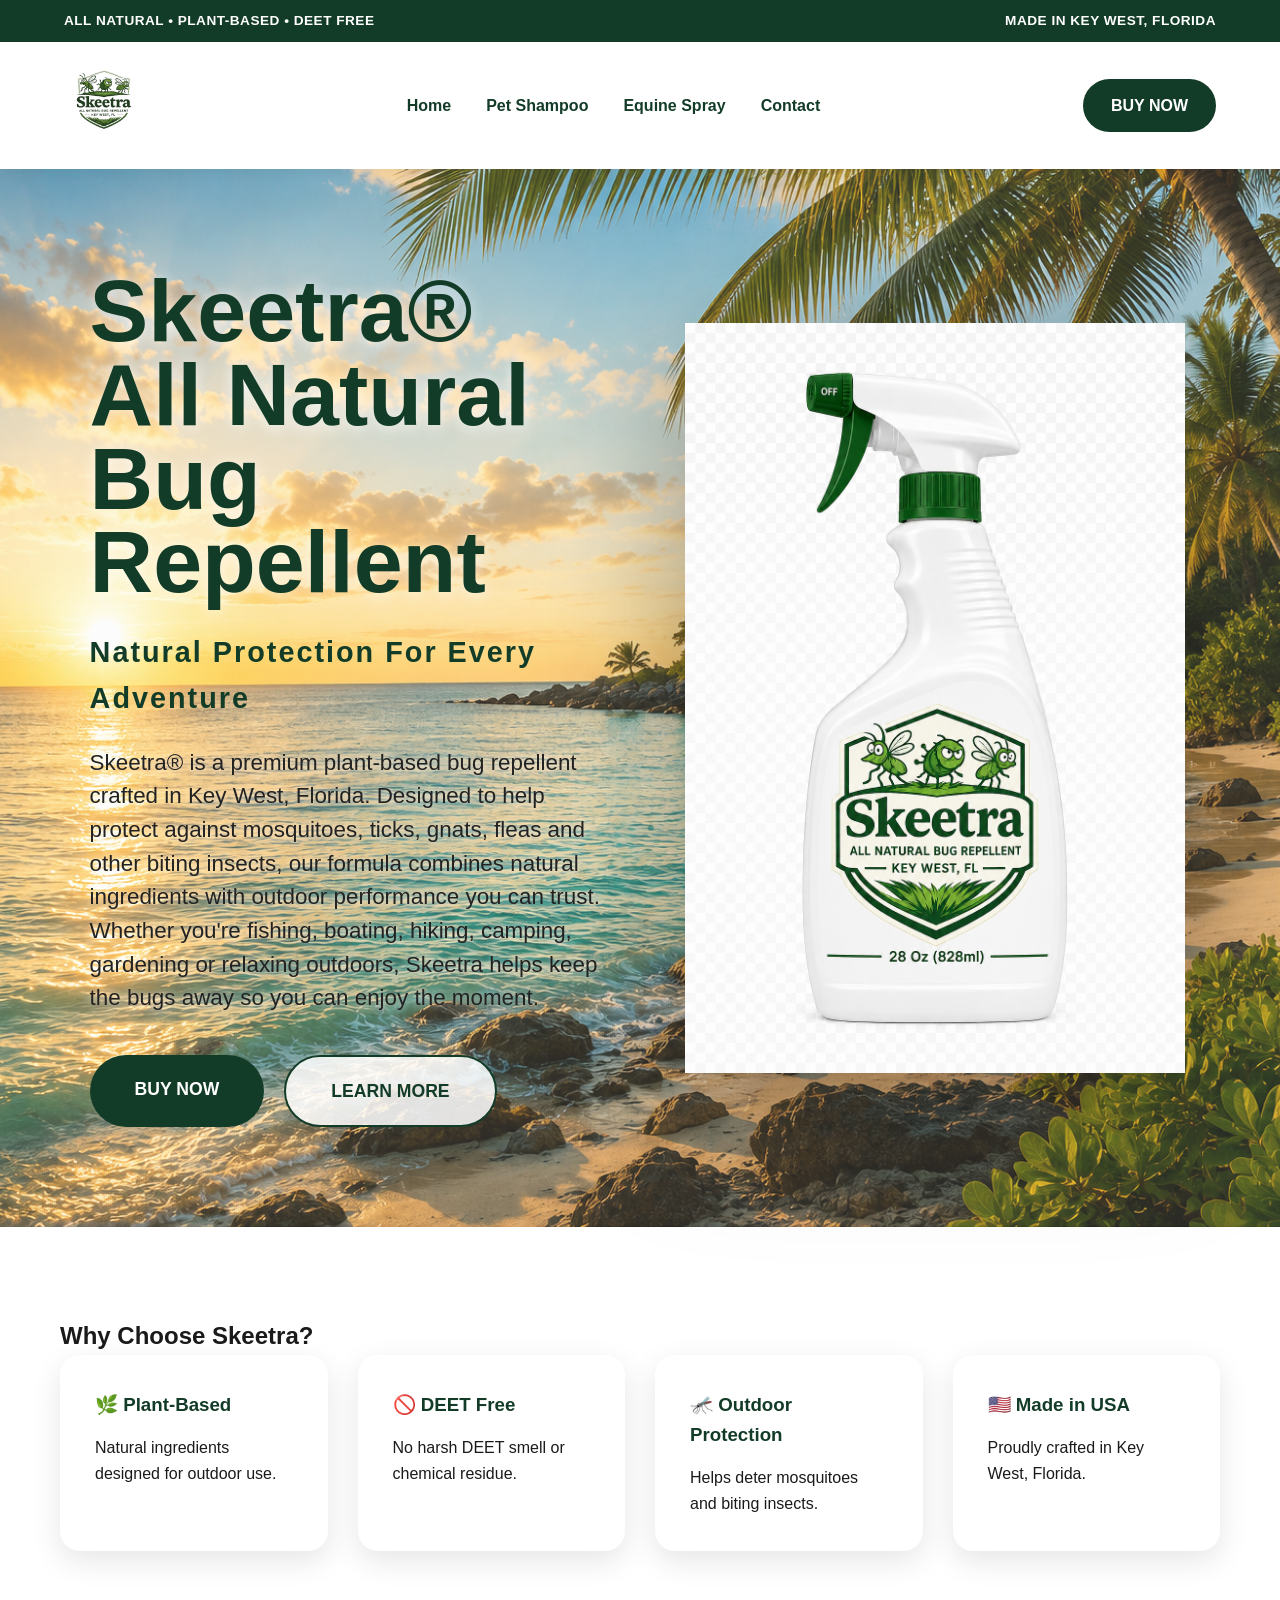
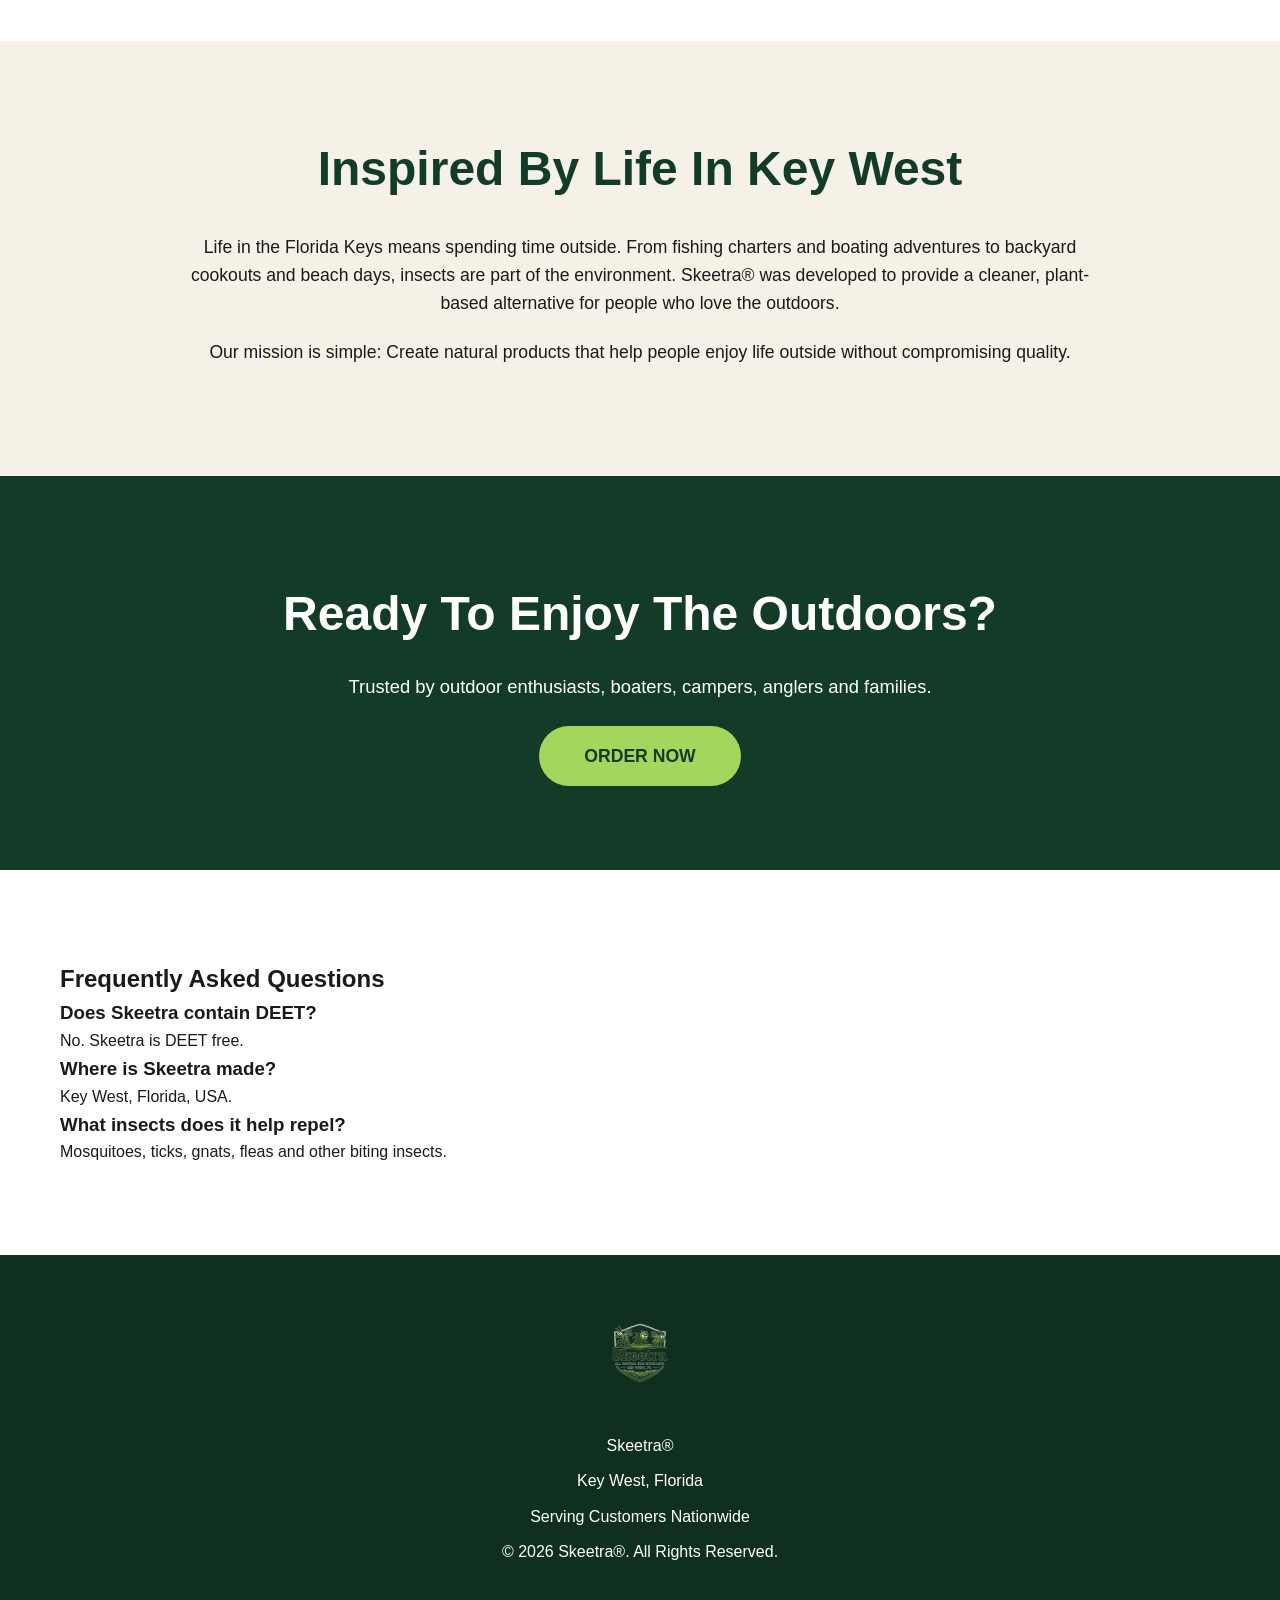
<file: skeetra-bug-repellant.html>
<!DOCTYPE html>
<html lang="en">

<head>

<meta charset="UTF-8">
<meta name="viewport" content="width=device-width, initial-scale=1.0">

<title>Skeetra® All Natural Bug Repellent | Key West, Florida</title>

<meta name="description" content="Skeetra® All Natural Bug Repellent. Plant-based mosquito, tick and biting insect protection. DEET Free. Made in Key West, Florida.">

<meta name="keywords" content="natural bug repellent, mosquito repellent, tick repellent, DEET free bug spray, plant based insect repellent, Key West bug spray, Florida mosquito repellent">

<meta name="robots" content="index,follow,max-image-preview:large">

<meta property="og:type" content="website">
<meta property="og:title" content="Skeetra® All Natural Bug Repellent">
<meta property="og:description" content="Nature's Defense. Your Adventure.">
<meta property="og:image" content="https://skeetra.com/images/skeetra-bottle.png">
<meta property="og:url" content="https://skeetra.com/skeetra-bug-repellent.html">

<meta name="twitter:card" content="summary_large_image">
<meta name="twitter:title" content="Skeetra® All Natural Bug Repellent">
<meta name="twitter:description" content="Plant-based protection from Key West, Florida.">

<link rel="stylesheet" href="style.css">

</head>

<body>

<header>

<div class="topbar">
<div>ALL NATURAL • PLANT-BASED • DEET FREE</div>
<div>MADE IN KEY WEST, FLORIDA</div>
</div>

<nav>

<a href="index.html" class="logo">
<img src="images/skeetra-logo.png" alt="Skeetra Logo">
</a>

<ul>
<li><a href="index.html">Home</a></li>
<li><a href="skeetra-pet-shampoo.html">Pet Shampoo</a></li>
<li><a href="skeetra-equine-spray.html">Equine Spray</a></li>
<li><a href="index.html#contact">Contact</a></li>
</ul>

<a href="YOUR_STRIPE_LINK_HERE"
class="buy-btn"
target="_blank">

BUY NOW

</a>

</nav>

</header>

<section class="hero">

<div class="hero-content">

<h1>Skeetra® All Natural Bug Repellent</h1>

<h2>Natural Protection For Every Adventure</h2>

<p>

Skeetra® is a premium plant-based bug repellent
crafted in Key West, Florida.

Designed to help protect against mosquitoes,
ticks, gnats, fleas and other biting insects,
our formula combines natural ingredients with
outdoor performance you can trust.

Whether you're fishing, boating, hiking,
camping, gardening or relaxing outdoors,
Skeetra helps keep the bugs away so you can
enjoy the moment.

</p>

<div class="hero-buttons">

<a href="YOUR_STRIPE_LINK_HERE"
class="primary-btn"
target="_blank">

BUY NOW

</a>

<a href="#benefits"
class="secondary-btn">

LEARN MORE

</a>

</div>

</div>

<div class="hero-product">

<img src="images/file_000000005acc71f5b1a13e266ce24745.png"
alt="Skeetra Bug Repellent">

</div>

</section>

<section id="benefits">

<div class="container">

<h2>Why Choose Skeetra?</h2>

<div class="ingredient-grid">

<div class="card">
<h3>🌿 Plant-Based</h3>
<p>Natural ingredients designed for outdoor use.</p>
</div>

<div class="card">
<h3>🚫 DEET Free</h3>
<p>No harsh DEET smell or chemical residue.</p>
</div>

<div class="card">
<h3>🦟 Outdoor Protection</h3>
<p>Helps deter mosquitoes and biting insects.</p>
</div>

<div class="card">
<h3>🇺🇸 Made in USA</h3>
<p>Proudly crafted in Key West, Florida.</p>
</div>

</div>

</div>

</section>

<section id="about">

<div class="container">

<h2>Inspired By Life In Key West</h2>

<p>

Life in the Florida Keys means spending time
outside.

From fishing charters and boating adventures
to backyard cookouts and beach days, insects
are part of the environment.

Skeetra® was developed to provide a cleaner,
plant-based alternative for people who love
the outdoors.

</p>

<p>

Our mission is simple:

Create natural products that help people enjoy
life outside without compromising quality.

</p>

</div>

</section>

<section class="cta">

<h2>Ready To Enjoy The Outdoors?</h2>

<p>

Trusted by outdoor enthusiasts, boaters,
campers, anglers and families.

</p>

<a href="YOUR_STRIPE_LINK_HERE"
class="primary-btn"
target="_blank">

ORDER NOW

</a>

</section>

<section>

<div class="container">

<h2>Frequently Asked Questions</h2>

<h3>Does Skeetra contain DEET?</h3>
<p>No. Skeetra is DEET free.</p>

<h3>Where is Skeetra made?</h3>
<p>Key West, Florida, USA.</p>

<h3>What insects does it help repel?</h3>
<p>Mosquitoes, ticks, gnats, fleas and other biting insects.</p>

</div>

</section>

<footer>

<img src="images/skeetra-logo.png"
alt="Skeetra">

<p>
Skeetra®
</p>

<p>
Key West, Florida
</p>

<p>
Serving Customers Nationwide
</p>

<p>
© 2026 Skeetra®. All Rights Reserved.
</p>

</footer>

<script type="application/ld+json">
{
"@context":"https://schema.org",
"@type":"Product",
"name":"Skeetra All Natural Bug Repellent",
"brand":"Skeetra",
"description":"Plant-based bug repellent made in Key West, Florida.",
"manufacturer":"Skeetra",
"offers":{
"@type":"Offer",
"price":"7.95",
"priceCurrency":"USD"
}
}
</script>

</body>
</html>
</file>
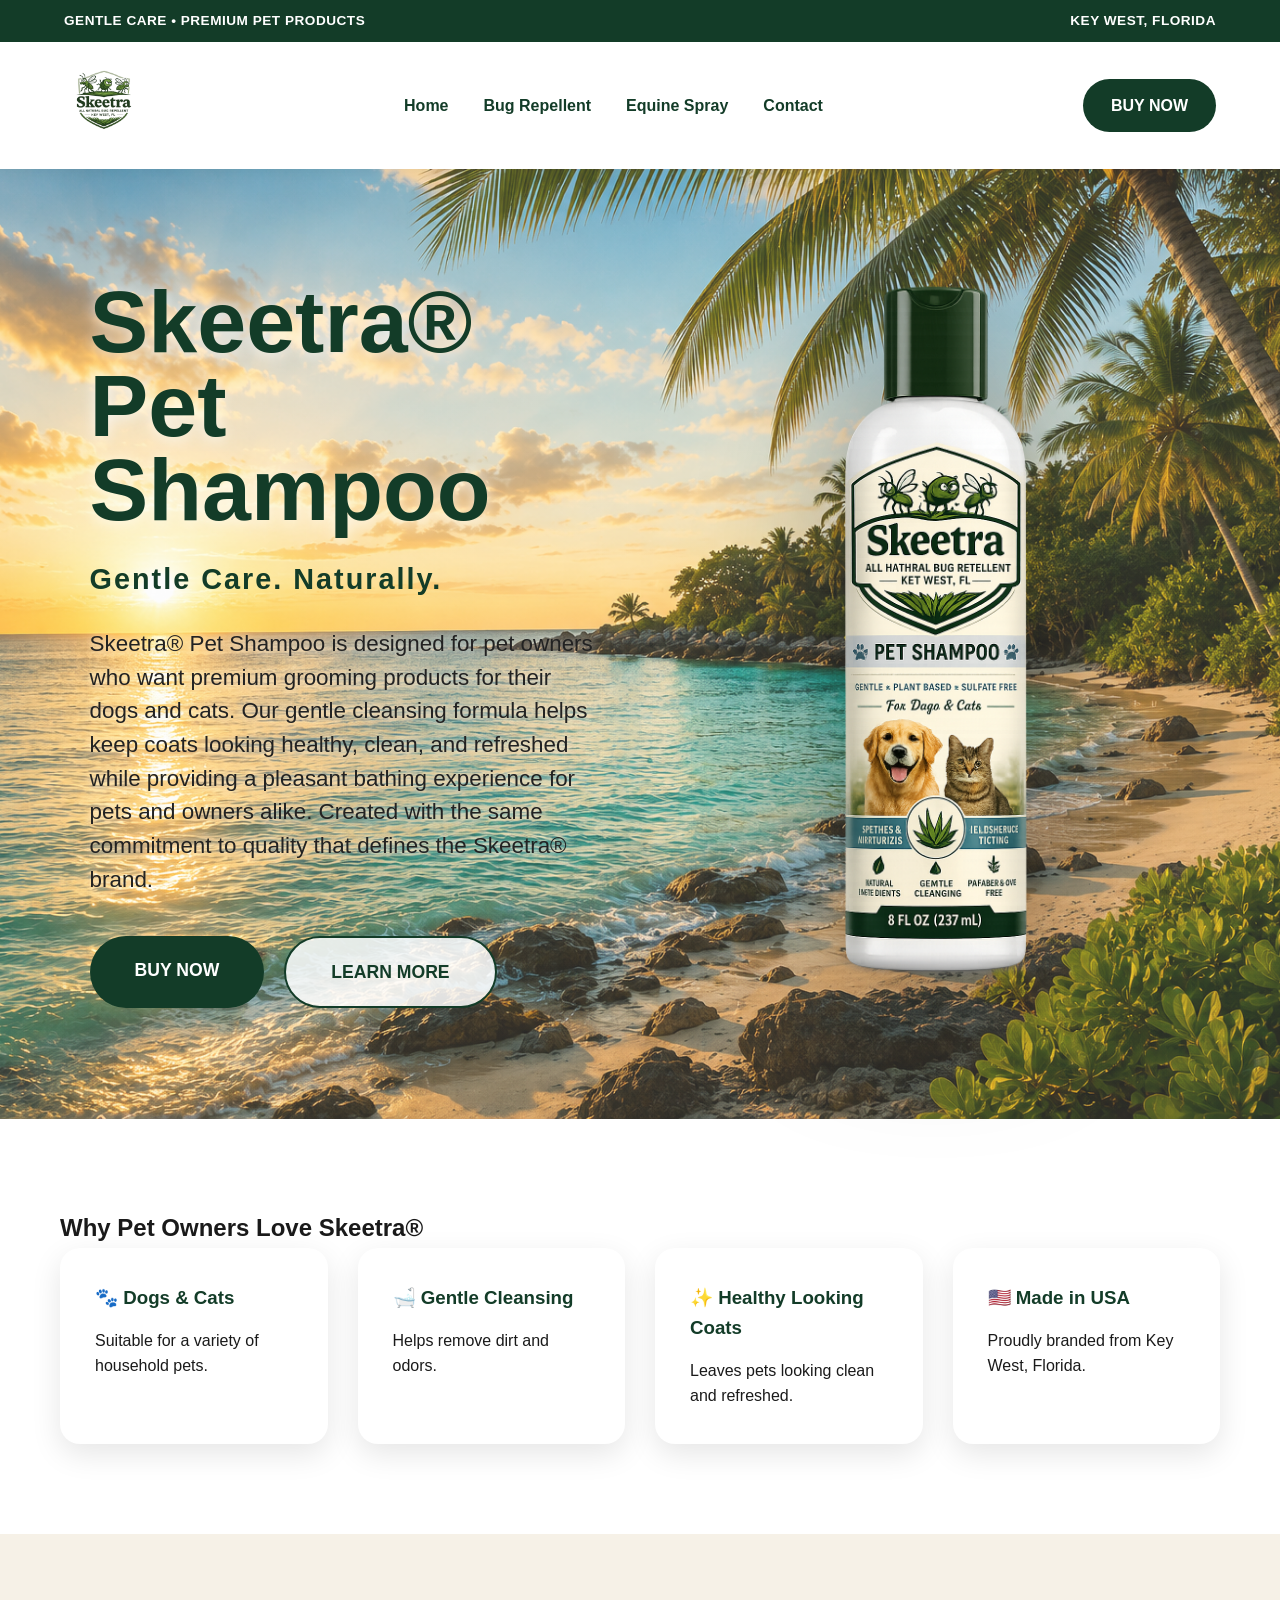
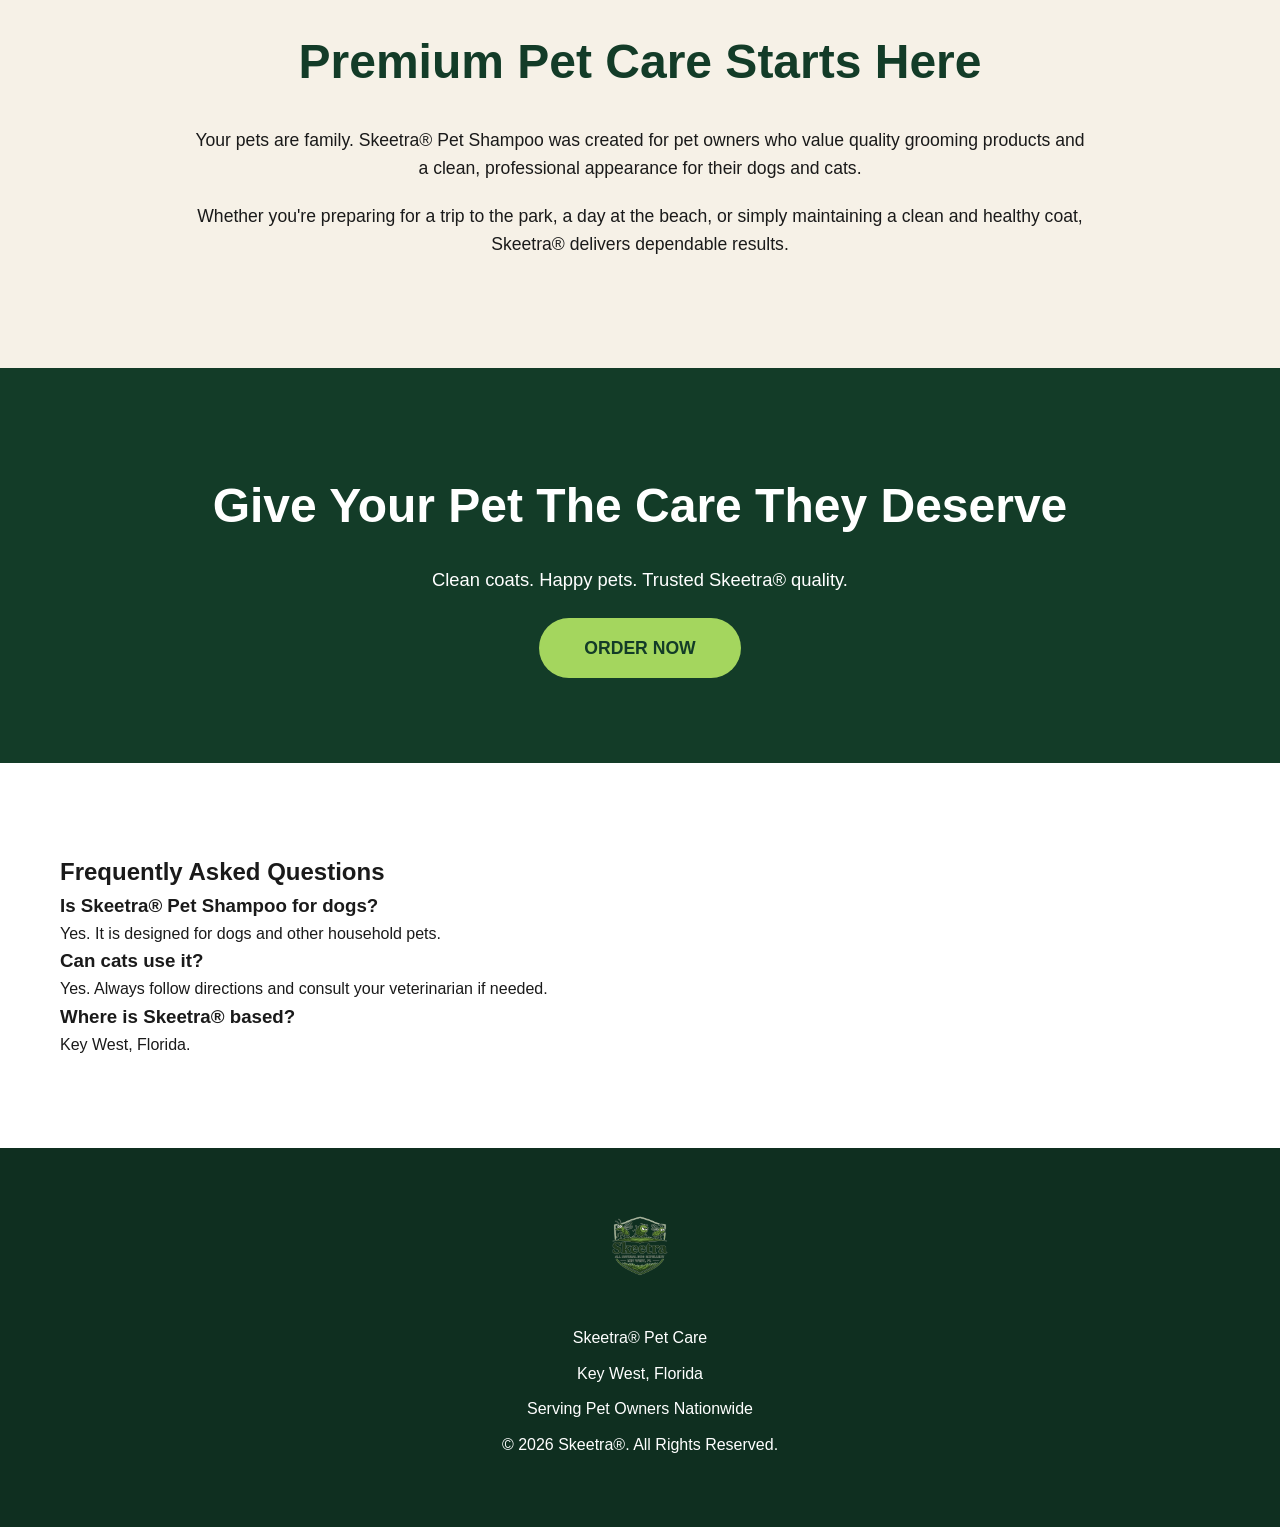
<file: skeetra-pet-shampoo.html>
<!DOCTYPE html>
<html lang="en">

<head>

<meta charset="UTF-8">
<meta name="viewport" content="width=device-width, initial-scale=1.0">

<title>Skeetra® Pet Shampoo | Premium Pet Care | Key West, Florida</title>

<meta name="description" content="Skeetra® Pet Shampoo. Gentle cleansing formula for dogs and cats. Premium pet care products proudly developed in Key West, Florida.">

<meta name="keywords" content="pet shampoo, dog shampoo, cat shampoo, pet grooming, dog grooming products, pet care products, Key West pet products, Florida pet care">

<meta name="robots" content="index,follow,max-image-preview:large">

<meta property="og:type" content="website">
<meta property="og:title" content="Skeetra® Pet Shampoo">
<meta property="og:description" content="Gentle care. Naturally. Premium pet care from Key West, Florida.">
<meta property="og:image" content="https://skeetra.com/images/skeetra-pet-shampoo.png">
<meta property="og:url" content="https://skeetra.com/skeetra-pet-shampoo.html">

<meta name="twitter:card" content="summary_large_image">
<meta name="twitter:title" content="Skeetra® Pet Shampoo">
<meta name="twitter:description" content="Gentle cleansing for dogs and cats.">

<link rel="stylesheet" href="style.css">

</head>

<body>

<header>

<div class="topbar">
<div>GENTLE CARE • PREMIUM PET PRODUCTS</div>
<div>KEY WEST, FLORIDA</div>
</div>

<nav>

<a href="index.html" class="logo">
<img src="images/skeetra-logo.png" alt="Skeetra Logo">
</a>

<ul>
<li><a href="index.html">Home</a></li>
<li><a href="skeetra-bug-repellent.html">Bug Repellent</a></li>
<li><a href="skeetra-equine-spray.html">Equine Spray</a></li>
<li><a href="index.html#contact">Contact</a></li>
</ul>

<a href="YOUR_STRIPE_LINK_HERE"
class="buy-btn"
target="_blank">

BUY NOW

</a>

</nav>

</header>

<section class="hero">

<div class="hero-content">

<h1>Skeetra® Pet Shampoo</h1>

<h2>Gentle Care. Naturally.</h2>

<p>

Skeetra® Pet Shampoo is designed for pet owners
who want premium grooming products for their dogs
and cats.

Our gentle cleansing formula helps keep coats
looking healthy, clean, and refreshed while
providing a pleasant bathing experience for pets
and owners alike.

Created with the same commitment to quality that
defines the Skeetra® brand.

</p>

<div class="hero-buttons">

<a href="YOUR_STRIPE_LINK_HERE"
class="primary-btn"
target="_blank">

BUY NOW

</a>

<a href="#benefits"
class="secondary-btn">

LEARN MORE

</a>

</div>

</div>

<div class="hero-product">

<img src="images/file_00000000ff0471f7837d8f5e3c3575f8.png"
alt="Skeetra Pet Shampoo">

</div>

</section>

<section id="benefits">

<div class="container">

<h2>Why Pet Owners Love Skeetra®</h2>

<div class="ingredient-grid">

<div class="card">
<h3>🐾 Dogs & Cats</h3>
<p>Suitable for a variety of household pets.</p>
</div>

<div class="card">
<h3>🛁 Gentle Cleansing</h3>
<p>Helps remove dirt and odors.</p>
</div>

<div class="card">
<h3>✨ Healthy Looking Coats</h3>
<p>Leaves pets looking clean and refreshed.</p>
</div>

<div class="card">
<h3>🇺🇸 Made in USA</h3>
<p>Proudly branded from Key West, Florida.</p>
</div>

</div>

</div>

</section>

<section id="about">

<div class="container">

<h2>Premium Pet Care Starts Here</h2>

<p>

Your pets are family.

Skeetra® Pet Shampoo was created for pet owners
who value quality grooming products and a clean,
professional appearance for their dogs and cats.

</p>

<p>

Whether you're preparing for a trip to the park,
a day at the beach, or simply maintaining a clean
and healthy coat, Skeetra® delivers dependable
results.

</p>

</div>

</section>

<section class="cta">

<h2>Give Your Pet The Care They Deserve</h2>

<p>

Clean coats. Happy pets. Trusted Skeetra® quality.

</p>

<a href="YOUR_STRIPE_LINK_HERE"
class="primary-btn"
target="_blank">

ORDER NOW

</a>

</section>

<section>

<div class="container">

<h2>Frequently Asked Questions</h2>

<h3>Is Skeetra® Pet Shampoo for dogs?</h3>
<p>Yes. It is designed for dogs and other household pets.</p>

<h3>Can cats use it?</h3>
<p>Yes. Always follow directions and consult your veterinarian if needed.</p>

<h3>Where is Skeetra® based?</h3>
<p>Key West, Florida.</p>

</div>

</section>

<footer>

<img src="images/skeetra-logo.png"
alt="Skeetra">

<p>Skeetra® Pet Care</p>

<p>Key West, Florida</p>

<p>Serving Pet Owners Nationwide</p>

<p>© 2026 Skeetra®. All Rights Reserved.</p>

</footer>

<script type="application/ld+json">
{
"@context":"https://schema.org",
"@type":"Product",
"name":"Skeetra Pet Shampoo",
"brand":"Skeetra",
"description":"Premium pet shampoo for dogs and cats.",
"manufacturer":"Skeetra",
"offers":{
"@type":"Offer",
"price":"12.95",
"priceCurrency":"USD"
}
}
</script>

</body>
</html>
</file>
<file: style.css>
/* ==========================================
   SKEETRA®
   STYLE.CSS
========================================== */

:root{

--forest:#133C28;
--lime:#A4D65E;
--cream:#F6F1E7;
--white:#ffffff;
--dark:#1A1A1A;
--shadow:0 10px 30px rgba(0,0,0,.10);

}

*{
margin:0;
padding:0;
box-sizing:border-box;
}

html{
scroll-behavior:smooth;
}

body{
font-family:Arial, Helvetica, sans-serif;
background:var(--white);
color:var(--dark);
line-height:1.6;
overflow-x:hidden;
}

/* ==========================
   TOP BAR
========================== */

.topbar{
background:var(--forest);
color:white;
padding:10px 5%;
display:flex;
justify-content:space-between;
align-items:center;
font-size:.85rem;
font-weight:600;
letter-spacing:.5px;
}

/* ==========================
   NAVIGATION
========================== */

header{
position:sticky;
top:0;
z-index:999;
background:white;
box-shadow:0 2px 12px rgba(0,0,0,.05);
}

nav{
display:flex;
justify-content:space-between;
align-items:center;
padding:20px 5%;
}

.logo img{
height:80px;
width:auto;
}

nav ul{
display:flex;
gap:35px;
list-style:none;
}

nav ul li a{
text-decoration:none;
color:var(--forest);
font-weight:700;
transition:.3s;
}

nav ul li a:hover{
color:var(--lime);
}

.buy-btn{
background:var(--forest);
color:white;
padding:14px 28px;
border-radius:50px;
text-decoration:none;
font-weight:700;
transition:.3s;
}

.buy-btn:hover{
background:var(--lime);
color:var(--forest);
}

/* ==========================
   HERO SECTION
========================== */

.hero{

min-height:100vh;

display:flex;
align-items:center;
justify-content:space-between;

padding:100px 7%;

background:
linear-gradient(
rgba(255,255,255,.15),
rgba(255,255,255,.15)
),
url('images/key-west-bg.png');

background-size:cover;
background-position:center;
background-repeat:no-repeat;

gap:80px;

}

.hero-content{

flex:1;
max-width:700px;

}

.hero h1{

font-size:5.5rem;
font-weight:800;
line-height:.95;

color:var(--forest);

margin-bottom:25px;

text-shadow:
0 2px 15px rgba(255,255,255,.8);

}

.hero h2{

font-size:1.8rem;

font-weight:700;

letter-spacing:2px;

color:var(--forest);

margin-bottom:25px;

}

.hero p{

font-size:1.4rem;

max-width:650px;

line-height:1.5;

margin-bottom:40px;

color:#222;

text-shadow:
0 1px 8px rgba(255,255,255,.8);

}

.hero-buttons{

display:flex;
gap:20px;
flex-wrap:wrap;

}

.primary-btn{

background:var(--forest);

color:white;

padding:20px 45px;

border-radius:50px;

font-size:1.1rem;

font-weight:bold;

text-decoration:none;

transition:.3s;

}

.primary-btn:hover{

background:var(--lime);

color:var(--forest);

transform:translateY(-3px);

}

.secondary-btn{

background:rgba(255,255,255,.85);

border:2px solid var(--forest);

color:var(--forest);

padding:20px 45px;

border-radius:50px;

font-size:1.1rem;

font-weight:bold;

text-decoration:none;

transition:.3s;

}

.secondary-btn:hover{

background:var(--forest);

color:white;

}

.hero-product{

flex:1;

display:flex;

justify-content:center;

align-items:center;

}

.hero-product img{

max-width:500px;

width:100%;

filter:
drop-shadow(0 35px 70px rgba(0,0,0,.35));

transition:.4s;

}

.hero-product img:hover{

transform:
translateY(-10px)
scale(1.02);

}
/* ==========================
   FEATURES
========================== */

.features{

display:grid;
grid-template-columns:repeat(5,1fr);

gap:25px;

padding:70px 5%;

background:white;
text-align:center;
}

.feature{
padding:30px;
border-radius:20px;
background:var(--cream);
box-shadow:var(--shadow);
}

.feature h3{
font-size:2rem;
margin-bottom:10px;
}

.feature p{
font-weight:600;
}

/* ==========================
   CONTAINERS
========================== */

.container{
max-width:1200px;
margin:auto;
padding:90px 20px;
}

/* ==========================
   INGREDIENTS
========================== */

#ingredients{
background:#f8faf8;
}

#ingredients h2{
text-align:center;
font-size:3rem;
color:var(--forest);
margin-bottom:60px;
}

.ingredient-grid{

display:grid;

grid-template-columns:
repeat(auto-fit,minmax(250px,1fr));

gap:30px;
}

.card{

background:white;

padding:35px;

border-radius:20px;

box-shadow:var(--shadow);

transition:.3s;
}

.card:hover{
transform:translateY(-8px);
}

.card h3{
color:var(--forest);
margin-bottom:15px;
}

/* ==========================
   ABOUT
========================== */

#about{
background:var(--cream);
text-align:center;
}

#about h2{
font-size:3rem;
margin-bottom:25px;
color:var(--forest);
}

#about p{
max-width:900px;
margin:auto;
font-size:1.1rem;
margin-bottom:20px;
}

/* ==========================
   CTA SECTION
========================== */

.cta{

background:var(--forest);

color:white;

text-align:center;

padding:100px 20px;
}

.cta h2{
font-size:3rem;
margin-bottom:20px;
}

.cta p{
font-size:1.15rem;
margin-bottom:40px;
}

.cta .primary-btn{
background:var(--lime);
color:var(--forest);
}

.cta .primary-btn:hover{
background:white;
}

/* ==========================
   FAQ
========================== */

#faq h2{
text-align:center;
margin-bottom:50px;
font-size:3rem;
color:var(--forest);
}

#faq h3{
margin-top:25px;
margin-bottom:10px;
color:var(--forest);
}

/* ==========================
   CONTACT
========================== */

#contact{
background:#fafafa;
}

#contact h2{
text-align:center;
font-size:3rem;
margin-bottom:40px;
color:var(--forest);
}

form{
max-width:700px;
margin:auto;
display:flex;
flex-direction:column;
gap:20px;
}

input,
textarea{

padding:18px;

border:1px solid #ddd;

border-radius:10px;

font-size:1rem;
}

textarea{
height:180px;
resize:none;
}

button{
background:var(--forest);
color:white;
border:none;
padding:18px;
font-size:1rem;
font-weight:bold;
border-radius:50px;
cursor:pointer;
transition:.3s;
}

button:hover{
background:var(--lime);
color:var(--forest);
}

/* ==========================
   FOOTER
========================== */

footer{

background:#0f2f20;

color:white;

text-align:center;

padding:60px 20px;
}

footer img{
max-height:80px;
margin-bottom:20px;
}

footer p{
margin:10px 0;
}

/* ==========================
   FLOATING BUY BUTTON
========================== */

.floating-buy{

position:fixed;

bottom:25px;

right:25px;

background:var(--forest);

color:white;

padding:18px 28px;

border-radius:50px;

text-decoration:none;

font-weight:bold;

box-shadow:0 10px 25px rgba(0,0,0,.20);

z-index:9999;

transition:.3s;
}

.floating-buy:hover{
background:var(--lime);
color:var(--forest);
}

/* ==========================
   MOBILE RESPONSIVE
========================== */

@media(max-width:991px){

.topbar{
flex-direction:column;
text-align:center;
gap:5px;
padding:10px;
}

nav{

display:flex;
flex-direction:column;
align-items:center;
justify-content:center;

padding:15px;

}

nav ul{
display:none;
}

.logo img{

max-height:60px;
width:auto;

}

.buy-btn{

width:100%;
max-width:250px;

text-align:center;

}

.hero{

flex-direction:column-reverse;

text-align:center;

padding:40px 20px;

min-height:auto;

gap:20px;

}

.hero-content{

max-width:100%;

padding:20px;

background:none;

box-shadow:none;

backdrop-filter:none;

}

.hero h1{

font-size:2.8rem;
line-height:1.1;

}

.hero h2{

font-size:1rem;

}

.hero p{

font-size:1rem;

max-width:100%;

}

.hero-buttons{

justify-content:center;

}

.primary-btn,
.secondary-btn{

width:100%;

max-width:280px;

text-align:center;

}

.hero-product img{

max-width:300px;
width:100%;

}

.features{

grid-template-columns:1fr;

gap:15px;

}

.ingredient-grid{

grid-template-columns:1fr;

}

#ingredients h2,
#about h2,
#faq h2,
#contact h2,
.cta h2{

font-size:2rem;

}

footer img{

max-width:220px;

}

}

@media(max-width:480px){

.hero h1{
font-size:2.2rem;
}

.hero-product img{
max-width:250px;
}

.logo img{
max-height:50px;
}

}

/* ==========================================
   PRODUCTS / MERCH
========================================== */

#merch{

background:#f8faf8;

padding:80px 20px;

}

#merch h2{

text-align:center;

font-size:3rem;

color:var(--forest);

margin-bottom:20px;

}

.merch-intro{

text-align:center;

max-width:700px;

margin:0 auto 50px;

font-size:1.1rem;

}

.merch-grid{

display:grid;

grid-template-columns:1fr 1fr;

gap:25px;

max-width:1100px;

margin:auto;

}

.merch-card{

background:white;

padding:30px;

border-radius:20px;

box-shadow:var(--shadow);

text-align:center;

display:flex;

flex-direction:column;

justify-content:space-between;

}

.merch-card img{

width:100%;

max-width:250px;

height:250px;

object-fit:contain;

margin:0 auto 20px;

display:block;

}

.merch-card h3{

font-size:1.8rem;

color:var(--forest);

margin-bottom:15px;

}

.merch-card p{

font-size:1rem;

line-height:1.6;

margin-bottom:20px;

}

.sizes{

display:flex;

justify-content:center;

gap:10px;

flex-wrap:wrap;

margin:20px 0;

}

.sizes span{

background:var(--forest);

color:white;

padding:8px 14px;

border-radius:50px;

font-weight:bold;

font-size:.9rem;

}

.price{

font-size:2rem;

font-weight:800;

color:var(--forest);

margin:15px 0;

}

.merch-card .primary-btn{

display:inline-block;

margin-top:15px;

}

/* MOBILE */

@media(max-width:768px){

.merch-grid{

grid-template-columns:1fr;

}

.merch-card{

padding:25px;

}

.merch-card img{

max-width:220px;

height:220px;

}

}

.hamburger{
display:none;
background:none;
border:none;
font-size:2rem;
color:var(--forest);
cursor:pointer;
padding:0;
}

@media(max-width:991px){

.hamburger{
display:block;
}

nav ul{

display:none;

width:100%;

flex-direction:column;

background:white;

padding:20px;

border-radius:15px;

box-shadow:0 10px 25px rgba(0,0,0,.10);

margin-top:15px;

}

nav ul.show{
display:flex;
}

}
</file>
